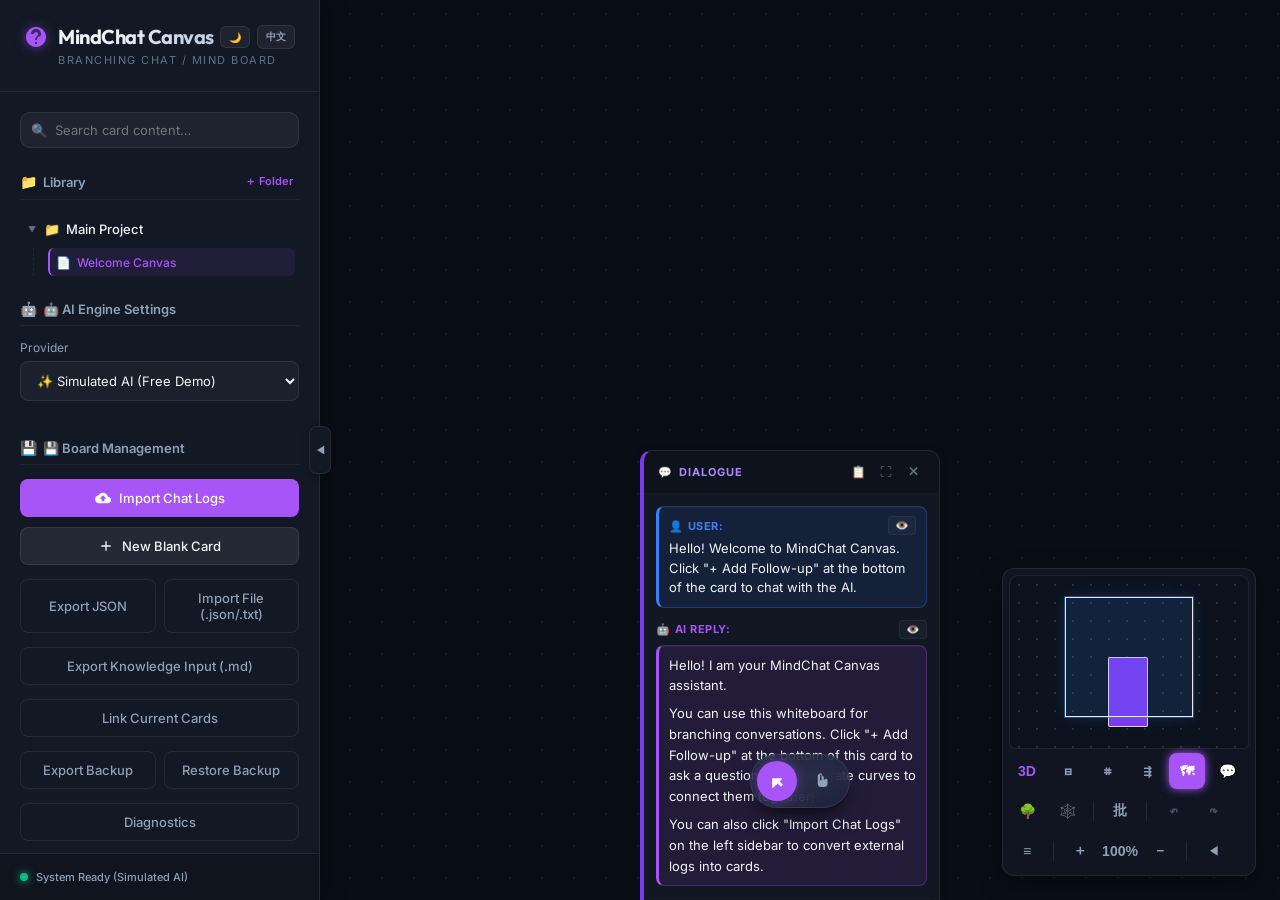
<file: client/index.html>
<!DOCTYPE html>
<html lang="zh-CN">
<head>
  <meta charset="UTF-8">
  <meta name="viewport" content="width=device-width, initial-scale=1.0">
  <title>MindChat Canvas - 白板卡片式 AI 对话画布</title>
  <!-- Google Fonts -->
  <link rel="preconnect" href="https://fonts.googleapis.com">
  <link rel="preconnect" href="https://fonts.gstatic.com" crossorigin>
  <link href="https://fonts.googleapis.com/css2?family=Outfit:wght@300;400;500;600;700&family=Inter:wght@300;400;500;600&display=swap" rel="stylesheet">
  <link rel="stylesheet" href="style.css?v=62">
</head>
<body>
  <!-- App Container -->
  <div class="app-container">
    
    <!-- Sidebar Control Panel -->
    <aside class="sidebar" id="sidebar">
      <div class="sidebar-header">
        <div class="header-top">
          <div class="logo">
            <svg class="logo-icon" viewBox="0 0 24 24" width="24" height="24">
              <path fill="currentColor" d="M12 2C6.48 2 2 6.48 2 12s4.48 10 10 10 10-4.48 10-10S17.52 2 12 2zm1 17h-2v-2h2v2zm2.07-7.75l-.9.92C13.45 12.9 13 13.5 13 15h-2v-.5c0-1.1.45-2.1 1.17-2.83l1.24-1.26c.37-.36.59-.86.59-1.41 0-1.1-.9-2-2-2s-2 .9-2 2H7c0-2.76 2.24-5 5-5s5 2.24 5 5c0 1.04-.42 1.99-1.07 2.75z"/>
            </svg>
            <h1 data-i18n="title">MindChat Canvas</h1>
          </div>
          <button id="theme-toggle-btn" class="lang-toggle-btn" data-i18n-title="themeToggleTitle" title="切换主题（深色 / 浅色）">🌙</button>
          <button id="lang-toggle-btn" class="lang-toggle-btn">EN</button>
        </div>
        <p class="tagline" data-i18n="tagline">分支对话 / 思路白板</p>
      </div>

      <div class="sidebar-scroll">
        <!-- Global Search -->
        <section class="settings-section search-section">
          <div class="search-box">
            <span class="search-icon">🔍</span>
            <input type="text" id="global-search-input" data-i18n-ph="searchPlaceholder" placeholder="搜索卡片内容…" autocomplete="off">
          </div>
          <div class="search-results hidden" id="search-results"></div>
        </section>

        <!-- Project Library Section -->
        <section class="settings-section explorer-section">
          <div class="explorer-title-row">
            <h3 data-i18n="folderTitle"><span class="icon">📁</span> 画布库</h3>
            <button id="add-folder-btn" class="icon-btn" data-i18n="addFolderBtn" title="创建新项目/文件夹">＋ 文件夹</button>
          </div>
          <div class="explorer-tree" id="explorer-tree">
            <!-- Populated dynamically via JS -->
          </div>
        </section>

        <!-- AI Setting section -->
        <section class="settings-section">
          <h3 data-i18n="aiSettings"><span class="icon">🤖</span>AI 引擎设置</h3>
          
          <div class="form-group">
            <label for="ai-provider" data-i18n="provider">服务商</label>
            <select id="ai-provider">
              <option value="mock" data-i18n="mockAi">✨ 模拟 AI (免密钥体验)</option>
              <option value="gemini" data-i18n="geminiApi">Gemini API (原生接口)</option>
              <option value="custom" data-i18n="customLlm">Custom LLM (兼容 API)</option>
            </select>
          </div>

          <button id="toggle-config-btn" class="btn btn-outline hidden" data-i18n="toggleConfig">⚙️ 配置 API</button>

          <div id="api-keys-container" class="hidden-fields">
            <div class="form-group">
              <label for="api-key" data-i18n="apiKey">API 密钥 (API Key)</label>
              <input type="password" id="api-key" placeholder="输入 API Key" autocomplete="off">
              <p class="field-note" data-i18n="apiKeySessionNote">API Key 仅保存在当前浏览器会话中，关闭浏览器后需要重新输入。</p>
            </div>

            <div class="form-group">
              <label for="api-endpoint" data-i18n="apiEndpoint">自定义 Endpoint</label>
              <input type="text" id="api-endpoint" placeholder="例如: https://generativelanguage.googleapis.com">
            </div>

            <div class="form-group">
              <label for="api-model" data-i18n="apiModel">模型名称</label>
              <input type="text" id="api-model" placeholder="例如: gemini-2.5-flash">
            </div>

            <button id="save-config-btn" class="btn btn-primary" data-i18n="saveConfigBtn">保存配置</button>
          </div>
        </section>

        <!-- Board Operations -->
        <section class="settings-section">
          <h3 data-i18n="boardManager"><span class="icon">💾</span>白板管理</h3>
          <div class="btn-grid">
            <button id="import-log-btn" class="btn btn-primary">
              <svg class="btn-icon" viewBox="0 0 24 24" width="16" height="16"><path fill="currentColor" d="M19.35 10.04C18.67 6.59 15.64 4 12 4 9.11 4 6.6 5.64 5.35 8.04 2.34 8.36 0 10.91 0 14c0 3.31 2.69 6 6 6h13c2.76 0 5-2.24 5-5 0-2.64-2.05-4.78-4.65-4.96zM14 13v4h-4v-4H7l5-5 5 5h-3z"/></svg>
              <span data-i18n="importChatLog">导入聊天记录</span>
            </button>
            <button id="add-node-btn" class="btn btn-secondary">
              <svg class="btn-icon" viewBox="0 0 24 24" width="16" height="16"><path fill="currentColor" d="M19 13h-6v6h-2v-6H5v-2h6V5h2v6h6v2z"/></svg>
              <span data-i18n="newBlankCard">新建空白卡片</span>
            </button>
          </div>
          <div class="btn-grid compact">
            <button id="export-json-btn" class="btn btn-outline" data-i18n="exportJson">导出 JSON</button>
            <button id="import-json-btn" class="btn btn-outline" data-i18n="importFile">导入文件 (.json/.txt)</button>
          </div>
          <button id="export-knowledge-btn" class="btn btn-outline" data-i18n="exportKnowledgeInput">导出知识分析输入 (.md)</button>
          <button id="link-knowledge-btn" class="btn btn-outline" data-i18n="linkKnowledgeCards">关联当前卡片</button>
          <div class="btn-grid compact">
            <button id="export-backup-btn" class="btn btn-outline" data-i18n="exportBackup">导出完整备份</button>
            <button id="import-backup-btn" class="btn btn-outline" data-i18n="importBackup">恢复完整备份</button>
          </div>
          <button id="diagnostics-btn" class="btn btn-outline" data-i18n="diagnosticsBtn">系统诊断</button>
          <button id="clear-board-btn" class="btn btn-danger-outline" data-i18n="clearBoard">清空当前画布</button>
          <input type="file" id="file-input" class="hidden" accept=".json,.txt,.log,.md,.markdown,.docx">
          <input type="file" id="backup-file-input" class="hidden" accept=".json">
        </section>

        <!-- Instructions -->
        <section class="settings-section instructions">
          <h3 data-i18n="instructionsTitle"><span class="icon">💡</span>使用技巧</h3>
          <ul id="instructions-list">
            <!-- Populated dynamically via JS -->
          </ul>
        </section>
      </div>

      <div class="sidebar-footer">
        <span class="status-indicator" id="status-indicator">
          <span class="status-dot green"></span>
          <span id="status-text" data-i18n="statusReady">系统就绪 (模拟 AI 模式)</span>
        </span>
      </div>
    </aside>

    <!-- Canvas Area -->
    <main class="canvas-viewport" id="canvas-viewport">
      
      <!-- Infinite Transformable Canvas -->
      <div class="canvas-grid" id="canvas">
        <!-- SVG Connections layer -->
        <svg class="svg-connections" id="svg-connections">
          <defs>
            <!-- Arrow markers -->
            <marker id="arrow" viewBox="0 0 10 10" refX="8" refY="5" markerWidth="6" markerHeight="6" orient="auto-start-reverse">
              <path d="M 0 1.5 L 8 5 L 0 8.5 z" fill="var(--connection-line-color)"/>
            </marker>
            <marker id="arrow-active" viewBox="0 0 10 10" refX="8" refY="5" markerWidth="6" markerHeight="6" orient="auto-start-reverse">
              <path d="M 0 1.5 L 8 5 L 0 8.5 z" fill="var(--neon-purple)"/>
            </marker>
          </defs>
          <g id="svg-paths-group"></g>
        </svg>

        <!-- True 3D connection layer -->
        <div class="connections-3d" id="connections-3d"></div>

        <!-- Cards Overlay container -->
        <div class="cards-container" id="cards-container"></div>

        <!-- Canvas annotations layer -->
        <div class="annotations-container" id="annotations-container"></div>

        <!-- Selection Marquee box -->
        <div id="selection-marquee" class="selection-marquee hidden"></div>
      </div>

      <!-- Chat view overlay: renders the conversation as a scrollable chat -->
      <div class="chat-view" id="chat-view">
        <div class="chat-view-inner" id="chat-view-inner"></div>
      </div>

      <!-- Tree view overlay: collapsible tree + "list by conversation" sub-mode -->
      <div class="tree-view" id="tree-view">
        <div class="tree-modebar">
          <span class="tree-seg">
            <button id="tree-sub-tree" class="active" data-i18n="treeSubTreeBtn">🌳 树状图</button>
            <button id="tree-sub-convos" data-i18n="treeSubConvosBtn">≣ 按对话列出</button>
          </span>
          <span class="tree-convo-count" id="tree-convo-count"></span>
          <button class="tree-new-chat hidden" id="tree-new-chat">＋ 新对话</button>
        </div>
        <div class="tree-scroll" id="tree-scroll">
          <div class="tree-inner" id="tree-inner"></div>
        </div>
      </div>

      <!-- knowledge-canvas extension: semantic graph overlay on qibu base -->
      <div class="knowledge-graph-view" id="knowledge-graph-view">
        <div class="knowledge-graph-header">
          <strong data-i18n="knowledgeGraphTitle">知识图谱</strong>
          <span id="knowledge-graph-count"></span>
          <select id="knowledge-relation-filter" aria-label="筛选知识关系">
            <option value="all">全部关系</option><option value="延伸">延伸</option><option value="相似">相似</option><option value="对比">对比</option><option value="依赖">依赖</option><option value="补充">补充</option>
          </select>
        </div>
        <div class="knowledge-graph-scroll"><svg id="knowledge-graph-svg"></svg></div>
        <aside class="knowledge-graph-detail hidden" id="knowledge-graph-detail"></aside>
      </div>

      <!-- Floating Toolbar for Pointer/Pan Mode -->
      <div class="mode-toolbar" id="mode-toolbar">
        <button id="mode-select-btn" class="mode-btn active" data-i18n-title="modeSelectTitle" title="选择与编辑模式 (V)">
          <svg viewBox="0 0 24 24" width="18" height="18"><path fill="currentColor" d="M9.88 18.23l2.84-2.84 3.73 3.73c.39.39 1.02.39 1.41 0l1.41-1.41c.39-.39.39-1.02 0-1.41l-3.73-3.73 2.84-2.84c.47-.47.14-1.28-.53-1.28H6.5c-.55 0-1 .45-1 1v11.04c0 .67.81 1 1.28.53l3.1-3.1z"/></svg>
        </button>
        <button id="mode-pan-btn" class="mode-btn" data-i18n-title="modePanTitle" title="抓手平移模式 (H / 按住空格键)">
          <svg viewBox="0 0 24 24" width="18" height="18"><path fill="currentColor" d="M12 2c-1.1 0-2 .9-2 2v7H9V5c0-1.1-.9-2-2-2s-2 .9-2 2v10.5c0 2.5 2 4.5 4.5 4.5h4c2.5 0 4.5-2 4.5-4.5V11c0-1.1-.9-2-2-2s-2 .9-2 2v-1h-1V7c0-1.1-.9-2-2-2s-2 .9-2 2v4h-1V4c0-1.1-.9-2-2-2z"/></svg>
        </button>
      </div>

      <!-- Right-side selected card inspector -->
      <aside class="card-inspector hidden" id="card-size-section" aria-label="卡片尺寸">
        <div class="card-inspector-header">
          <span class="card-inspector-title">卡片尺寸</span>
          <span class="card-inspector-badge">选中</span>
        </div>
        <div class="card-size-fields">
          <div class="form-group">
            <label for="card-width-input">宽度</label>
            <input type="number" id="card-width-input" min="200" max="1800" step="10" placeholder="选择卡片">
          </div>
          <div class="form-group">
            <label for="card-height-input">高度</label>
            <input type="number" id="card-height-input" min="120" max="1400" step="10" placeholder="选择卡片">
          </div>
        </div>
        <label class="checkbox-group card-size-checkbox">
          <input type="checkbox" id="card-size-apply-all">
          <span>应用到所有卡片</span>
        </label>
        <div class="card-size-axis-options" id="card-size-axis-options">
          <label>
            <input type="checkbox" id="card-size-apply-width" checked>
            <span>应用宽度</span>
          </label>
          <label>
            <input type="checkbox" id="card-size-apply-height" checked>
            <span>应用高度</span>
          </label>
        </div>
        <div class="card-size-status" id="card-size-status">先选中一张卡片</div>
        <button id="focus-selected-card-btn" class="btn btn-outline inspector-focus-btn">聚焦选中卡片</button>
        <button id="delete-selected-card-btn" class="btn btn-danger-outline inspector-delete-btn">删除选中卡片</button>
      </aside>

      <!-- Undo / redo history panel -->
      <aside class="history-panel hidden" id="history-panel" aria-label="操作历史">
        <div class="history-panel-header">
          <span class="history-title">操作历史</span>
          <button id="history-close-btn" class="history-close-btn" title="关闭">×</button>
        </div>
        <div class="history-actions">
          <button id="history-panel-undo" class="btn btn-outline">撤销</button>
          <button id="history-panel-redo" class="btn btn-outline">重做</button>
        </div>
        <div class="history-list" id="history-list"></div>
      </aside>

      <!-- Quick Canvas Overlay Controls -->
      <div class="canvas-controls">
        <div class="canvas-minimap" id="canvas-minimap" title="点击导航图移动视角">
          <div class="minimap-stage" id="minimap-stage"></div>
        </div>
        <button id="view-mode-btn" class="view-mode-btn" data-i18n-title="viewModeTitle" title="切换 2D / 3D 视图">3D</button>
        <button id="flatten-btn" data-i18n-title="flattenTitle" title="将所有卡片拉回同一平面 (Z=0)">⊟</button>
        <button id="auto-arrange-btn" data-i18n-title="autoArrangeTitle" title="自动排列卡片（树形，不重叠）">⌗</button>
        <button id="flow-toggle-btn" data-i18n-title="flowToggleTitle" title="连接线流动特效（按对话着色）">⇶</button>
        <button id="nav-toggle-btn" title="显示/隐藏导航地图">&#128506;</button>
        <button id="chat-mode-btn" data-i18n-title="chatModeTitle" title="切换聊天界面 / 画布视图">💬</button>
        <button id="tree-mode-btn" data-i18n-title="treeModeTitle" title="切换树状图视图（左→右，可收起分支）">🌳</button>
        <button id="knowledge-graph-mode-btn" data-i18n-title="knowledgeGraphTitle" title="查看知识图谱">🕸️</button>
        <div class="divider"></div>
        <button id="comment-mode-btn" title="批注">批</button>
        <div class="divider"></div>
        <button id="undo-btn" title="撤销">↶</button>
        <button id="redo-btn" title="重做">↷</button>
        <button id="history-toggle-btn" title="操作历史">≡</button>
        <div class="divider"></div>
        <button id="zoom-in-btn" data-i18n-title="zoomIn" title="放大">＋</button>
        <button id="zoom-reset-btn" data-i18n-title="zoomReset" title="重置视角">100%</button>
        <button id="zoom-out-btn" data-i18n-title="zoomOut" title="缩小">－</button>
        <div class="divider"></div>
        <button id="sidebar-toggle-btn" class="sidebar-toggle-btn" data-i18n-title="toggleSidebar" title="折叠侧边栏">◀</button>
      </div>
    </main>

    <!-- Always-visible tab to collapse / expand the sidebar -->
    <button id="sidebar-edge-toggle" class="sidebar-edge-toggle" data-i18n-title="toggleSidebar" title="折叠侧边栏">◀</button>

    <!-- Fullscreen card reader (double-click a card) -->
    <div class="card-fullscreen hidden" id="card-fullscreen">
      <div class="cf-inner">
        <button class="cf-close" id="cf-close">✕</button>
        <div class="cf-content" id="cf-content"></div>
      </div>
    </div>

    <!-- System Diagnostics Modal -->
    <div class="modal-overlay hidden" id="diagnostics-modal">
      <div class="modal-card diagnostics-card">
        <div class="modal-header">
          <h2 data-i18n="diagnosticsTitle">系统诊断</h2>
          <button class="modal-close" id="diagnostics-modal-close">×</button>
        </div>
        <div class="modal-body">
          <p class="modal-info" data-i18n="diagnosticsDesc">查看当前模块、存储和画布状态。</p>
          <div class="diagnostics-grid" id="diagnostics-grid"></div>
        </div>
        <div class="modal-footer">
          <button id="diagnostics-refresh-btn" class="btn btn-outline" data-i18n="diagnosticsRefresh">刷新</button>
          <button id="diagnostics-mirror-btn" class="btn btn-outline" data-i18n="diagnosticsMirror">同步 IndexedDB 镜像</button>
          <button id="diagnostics-close-btn" class="btn btn-primary" data-i18n="diagnosticsClose">关闭</button>
        </div>
      </div>
    </div>

    <!-- Chat Log Importer Modal -->
    <div class="modal-overlay hidden" id="import-modal">
      <div class="modal-card">
        <div class="modal-header">
          <h2 data-i18n="importTitle">导入已有聊天记录</h2>
          <button class="modal-close" id="import-modal-close">×</button>
        </div>
        <div class="modal-body">
          <p class="modal-info" data-i18n="importDesc">
            粘贴您与其他 AI（如 ChatGPT, Claude, Gemini, DeepSeek 等）的对话文本或 JSON 导出数据。我们将为您把每一轮对话解析为一张张彼此相连的白板卡片，以便您直接基于任意一轮对话扩展新的分支。
          </p>
          
          <div class="form-group">
            <label for="parser-type" data-i18n="importFormat">解析格式</label>
            <select id="parser-type">
              <option value="auto" data-i18n="importAuto">智能自动识别 (推荐)</option>
              <option value="json" data-i18n="importJson">标准 JSON 数组 (含 role 与 content)</option>
              <option value="text" data-i18n="importText">纯文本聊天记录 (通过“人：/AI：”标识行分段)</option>
            </select>
          </div>

          <div class="form-group">
            <label for="import-data" data-i18n="importDataLabel">对话数据内容</label>
            <textarea id="import-data" placeholder=""></textarea>
          </div>

          <div class="form-group checkbox-group">
            <input type="checkbox" id="import-arrange" checked>
            <label for="import-arrange" data-i18n="importArrange">自动以水平流水线格式排布新卡片</label>
          </div>
        </div>
        <div class="modal-footer">
          <button id="import-cancel-btn" class="btn btn-outline" data-i18n="cancel">取消</button>
          <button id="import-submit-btn" class="btn btn-primary" data-i18n="submit">解析并导入</button>
        </div>
      </div>
    </div>

  </div>
  
  <script src="scripts/security.js?v=1"></script>
  <script src="scripts/storage.js?v=2"></script>
  <script src="scripts/importer.js?v=1"></script>
  <script src="scripts/chat.js?v=51"></script>
  <script src="scripts/knowledge-extension.js?v=1"></script>
  <script src="app.js?v=78"></script>
</body>
</html>
</file>
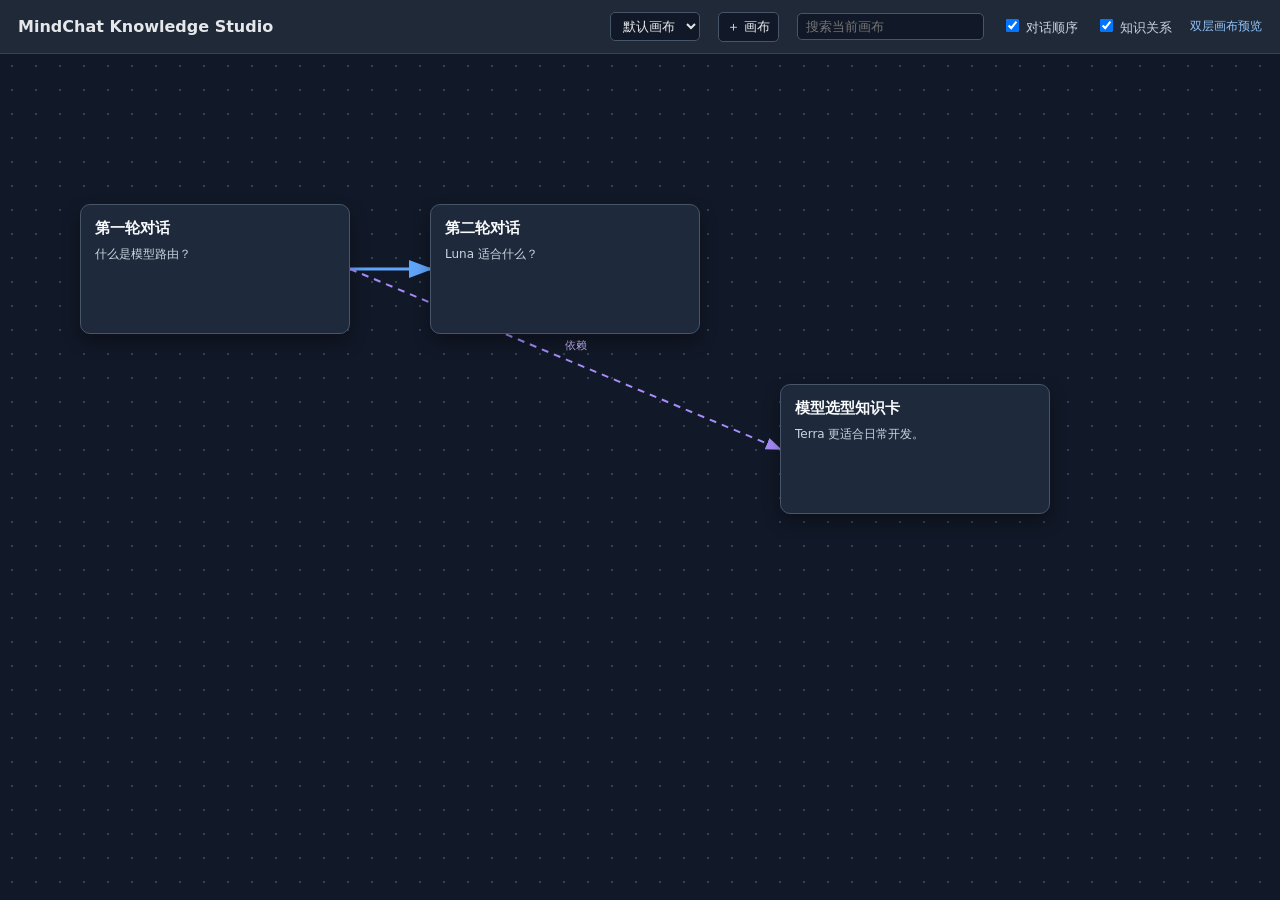
<file: web/index.html>
<!doctype html>
<html lang="zh-CN">
<head>
  <meta charset="utf-8">
  <meta name="viewport" content="width=device-width,initial-scale=1">
  <title>MindChat Knowledge Studio</title>
  <link rel="stylesheet" href="style.css">
</head>
<body>
  <header class="toolbar">
    <strong>MindChat Knowledge Studio</strong>
    <select id="canvasSelect" aria-label="选择画布"></select>
    <button id="newCanvas">＋ 画布</button>
    <input id="searchInput" placeholder="搜索当前画布">
    <label><input id="showConversation" type="checkbox" checked> 对话顺序</label>
    <label><input id="showSemantic" type="checkbox" checked> 知识关系</label>
    <span id="status">双层画布预览</span>
  </header>
  <main id="viewport"><svg id="edges" aria-hidden="true"></svg><section id="cards"></section></main>
  <script src="board-model.js"></script>
  <script src="workspace.js"></script>
  <script src="app.js"></script>
</body>
</html>
</file>
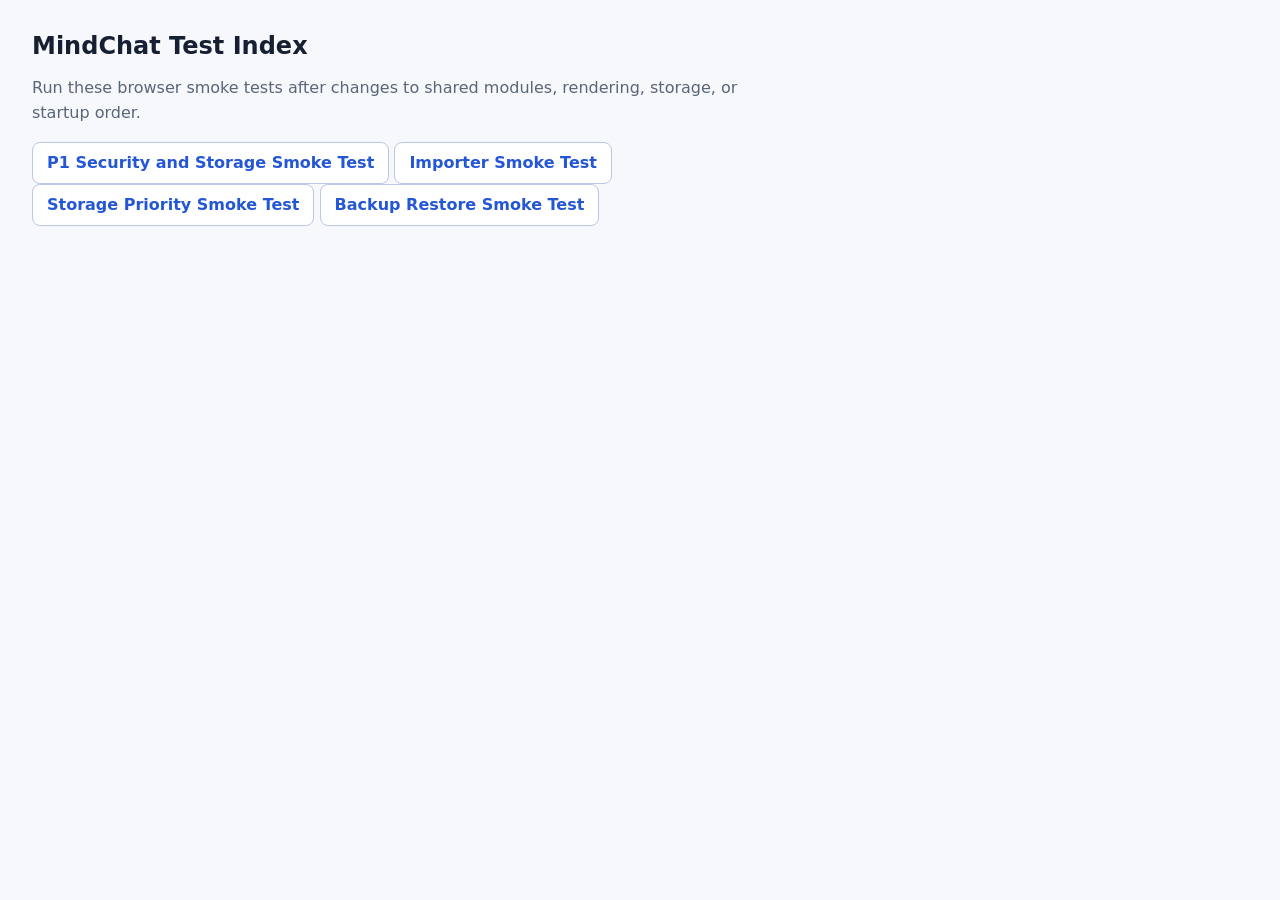
<file: client/tests/index.html>
<!DOCTYPE html>
<html lang="en">
<head>
  <meta charset="UTF-8">
  <meta name="viewport" content="width=device-width, initial-scale=1.0">
  <title>MindChat Test Index</title>
  <style>
    body {
      font-family: system-ui, -apple-system, BlinkMacSystemFont, "Segoe UI", sans-serif;
      margin: 32px;
      color: #172033;
      background: #f6f8fb;
    }

    main {
      max-width: 720px;
    }

    h1 {
      font-size: 24px;
      margin: 0 0 8px;
    }

    p {
      color: #596579;
      line-height: 1.55;
    }

    a {
      display: inline-flex;
      align-items: center;
      min-height: 40px;
      padding: 0 14px;
      border: 1px solid #b8c7e6;
      border-radius: 8px;
      color: #2457d6;
      background: #fff;
      text-decoration: none;
      font-weight: 600;
    }

    a:hover {
      border-color: #7fa0e8;
      background: #f9fbff;
    }
  </style>
</head>
<body>
  <main>
    <h1>MindChat Test Index</h1>
    <p>Run these browser smoke tests after changes to shared modules, rendering, storage, or startup order.</p>
    <a href="./p1-smoke.html">P1 Security and Storage Smoke Test</a>
    <a href="./importer-smoke.html">Importer Smoke Test</a>
    <a href="./storage-priority.html">Storage Priority Smoke Test</a>
    <a href="./backup-restore.html">Backup Restore Smoke Test</a>
  </main>
</body>
</html>
</file>
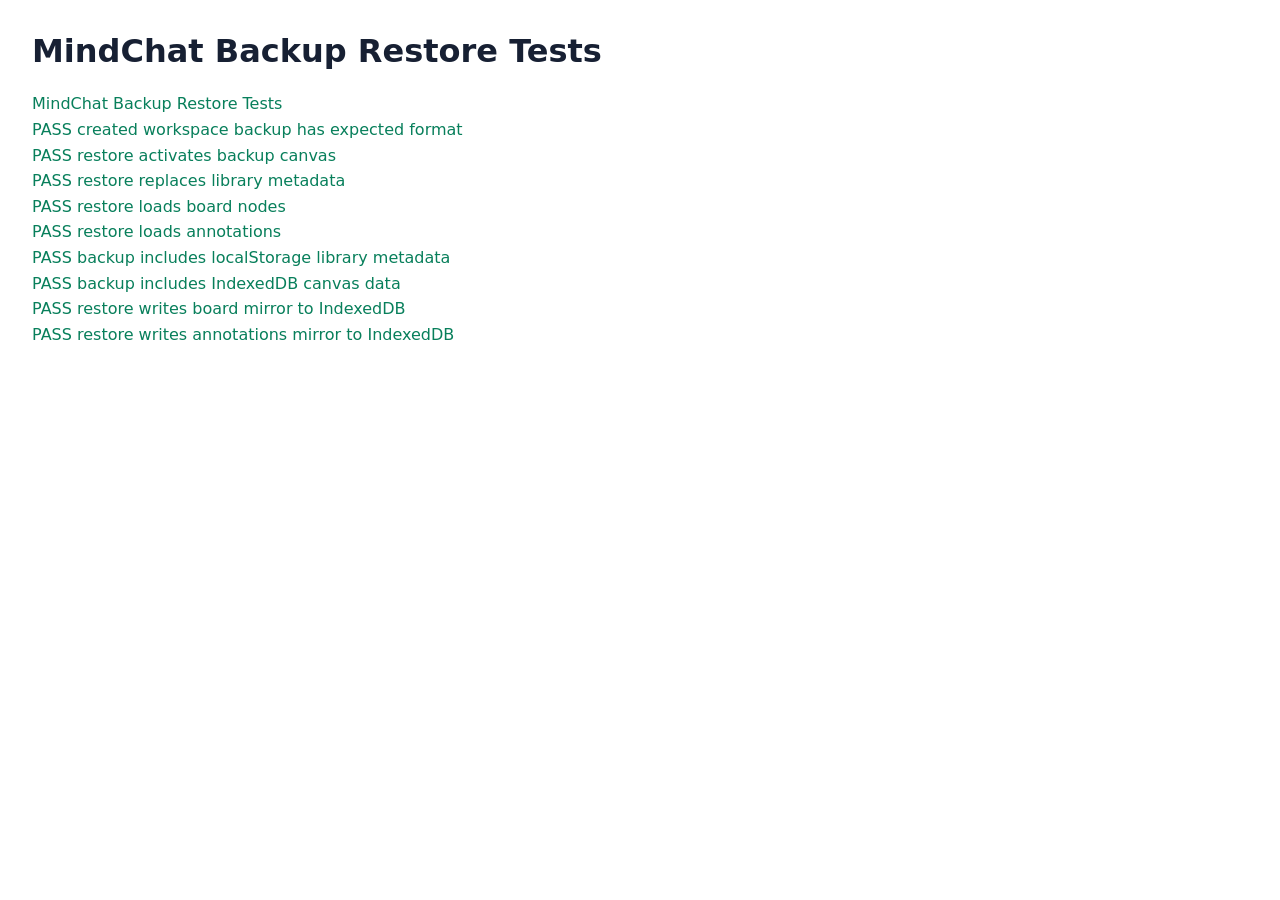
<file: client/tests/backup-restore.html>
<!DOCTYPE html>
<html lang="en">
<head>
  <meta charset="UTF-8">
  <meta name="viewport" content="width=device-width, initial-scale=1.0">
  <title>MindChat Backup Restore Tests</title>
  <style>
    body {
      font-family: system-ui, -apple-system, BlinkMacSystemFont, "Segoe UI", sans-serif;
      margin: 32px;
      color: #172033;
    }

    #result {
      white-space: pre-wrap;
      line-height: 1.6;
    }

    .pass {
      color: #087f5b;
    }

    .fail {
      color: #c92a2a;
    }

    iframe {
      width: 1px;
      height: 1px;
      opacity: 0;
      pointer-events: none;
      position: fixed;
      right: 0;
      bottom: 0;
    }
  </style>
</head>
<body>
  <h1>MindChat Backup Restore Tests</h1>
  <div id="result">Running...</div>
  <iframe id="app-frame" src="../index.html?backup-restore-test=1"></iframe>

  <script>
    const resultEl = document.getElementById('result');
    const frame = document.getElementById('app-frame');

    function writeResult(lines, failed) {
      resultEl.className = failed ? 'fail' : 'pass';
      resultEl.textContent = lines.join('\n');
    }

    function assert(condition, label, lines) {
      lines.push(`${condition ? 'PASS' : 'FAIL'} ${label}`);
      if (!condition) throw new Error(label);
    }

    function injectAppTest() {
      const script = frame.contentDocument.createElement('script');
      script.textContent = `
        (async () => {
          const originalBackup = await createWorkspaceBackup();
          const testCanvasId = 'canvas_backup_test_' + Date.now();
          const testLibrary = [{
            id: 'folder_backup_test',
            name: 'Backup Test',
            canvases: [{ id: testCanvasId, name: 'Backup Canvas' }]
          }];
          const testBoardKey = 'mindchat_board_' + testCanvasId;
          const testAnnotationsKey = 'mindchat_annotations_' + testCanvasId;
          const testBoard = JSON.stringify([{
            id: 'backup-node',
            role: 'user',
            content: 'backup restore node',
            parentId: null,
            x: 25000,
            y: 25000
          }]);
          const testAnnotations = JSON.stringify([{
            id: 'backup-annotation',
            text: 'backup restore annotation',
            x: 25020,
            y: 25020
          }]);
          const temporaryBackup = {
            format: 'mindchat-workspace-backup',
            version: 1,
            exportedAt: new Date().toISOString(),
            activeCanvasId: testCanvasId,
            localStorage: {
              mindchat_library: JSON.stringify(testLibrary),
              mindchat_active_canvas_id: testCanvasId,
              mindchat_collapsed_folders: JSON.stringify(['folder_backup_test']),
              [testBoardKey]: testBoard,
              [testAnnotationsKey]: testAnnotations
            },
            indexedDb: {
              [testBoardKey]: testBoard,
              [testAnnotationsKey]: testAnnotations
            }
          };

          try {
            await restoreWorkspaceBackup(temporaryBackup, { skipConfirm: true, silent: true });
            const restoredBackup = await createWorkspaceBackup();
            const boardMirror = await storageModule.indexedDb.get(testBoardKey);
            const annotationsMirror = await storageModule.indexedDb.get(testAnnotationsKey);
            window.__backupRestoreResult = {
              isBackup: isWorkspaceBackup(restoredBackup),
              activeCanvasId,
              library,
              nodes,
              annotations,
              restoredBackup,
              boardMirror,
              annotationsMirror
            };
          } catch (err) {
            window.__backupRestoreError = err.message || String(err);
          } finally {
            await restoreWorkspaceBackup(originalBackup, { skipConfirm: true, silent: true });
          }
        })();
      `;
      frame.contentDocument.documentElement.appendChild(script);
    }

    frame.addEventListener('load', () => {
      injectAppTest();
    });

    (async () => {
      const lines = ['MindChat Backup Restore Tests'];
      try {
        for (let i = 0; i < 60; i += 1) {
          const win = frame.contentWindow;
          if (win.__backupRestoreError) throw new Error(win.__backupRestoreError);
          if (win.__backupRestoreResult) {
            const result = win.__backupRestoreResult;
            assert(result.isBackup, 'created workspace backup has expected format', lines);
            assert(result.activeCanvasId.startsWith('canvas_backup_test_'), 'restore activates backup canvas', lines);
            assert(result.library[0].canvases[0].id === result.activeCanvasId, 'restore replaces library metadata', lines);
            assert(result.nodes.some(node => node.id === 'backup-node'), 'restore loads board nodes', lines);
            assert(result.annotations.some(annotation => annotation.id === 'backup-annotation'), 'restore loads annotations', lines);
            assert(result.restoredBackup.localStorage.mindchat_library, 'backup includes localStorage library metadata', lines);
            assert(Object.keys(result.restoredBackup.indexedDb).some(key => key.includes(result.activeCanvasId)), 'backup includes IndexedDB canvas data', lines);
            assert(result.boardMirror && result.boardMirror.includes('backup-node'), 'restore writes board mirror to IndexedDB', lines);
            assert(result.annotationsMirror && result.annotationsMirror.includes('backup-annotation'), 'restore writes annotations mirror to IndexedDB', lines);
            writeResult(lines, false);
            return;
          }
          await new Promise(resolve => setTimeout(resolve, 200));
        }
        throw new Error('Timed out waiting for backup restore test result');
      } catch (err) {
        lines.push(`FAIL ${err.message || err}`);
        writeResult(lines, true);
      }
    })();
  </script>
</body>
</html>
</file>
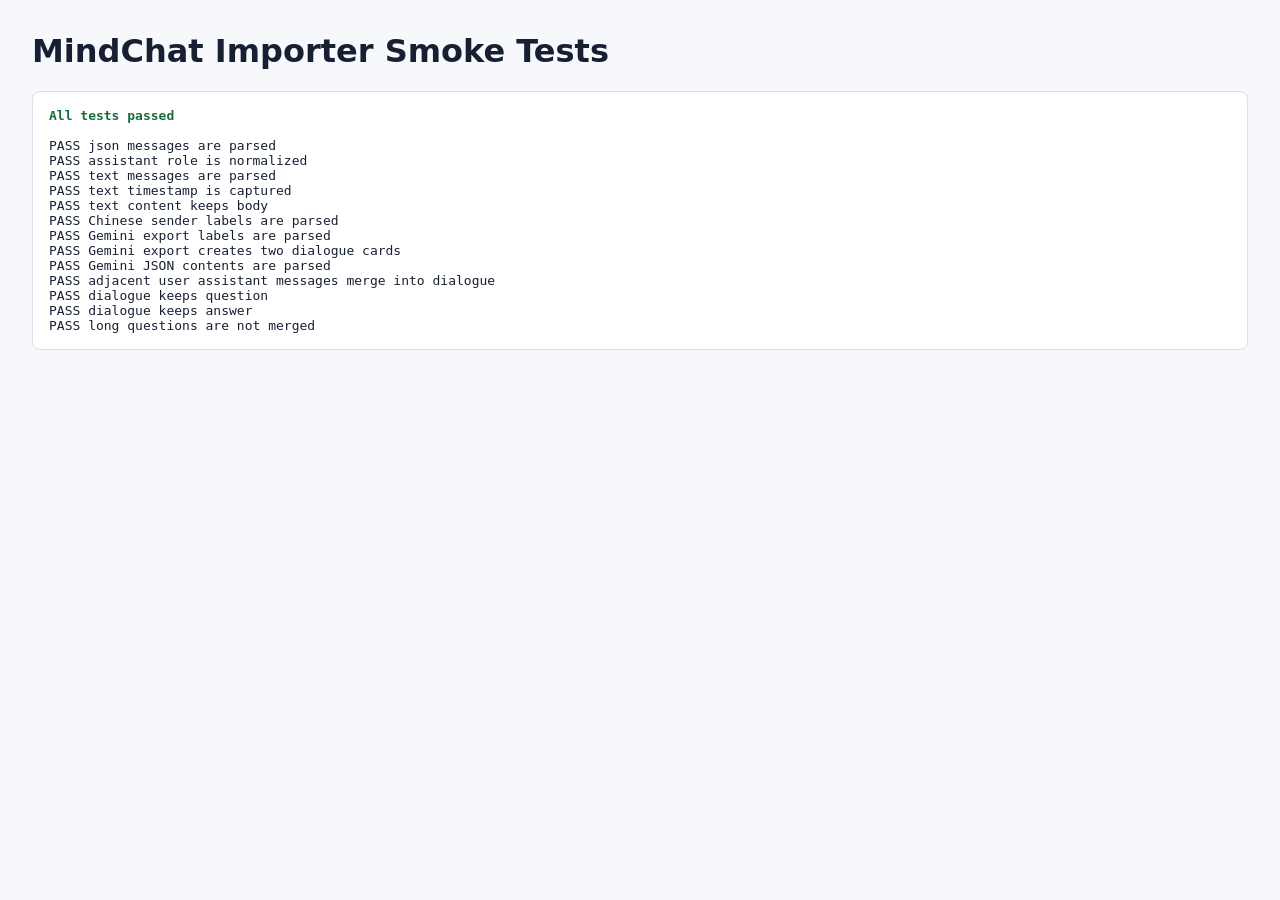
<file: client/tests/importer-smoke.html>
<!DOCTYPE html>
<html lang="en">
<head>
  <meta charset="UTF-8">
  <meta name="viewport" content="width=device-width, initial-scale=1.0">
  <title>MindChat Importer Smoke Tests</title>
  <style>
    body {
      font-family: system-ui, -apple-system, BlinkMacSystemFont, "Segoe UI", sans-serif;
      margin: 32px;
      color: #172033;
      background: #f6f8fb;
    }

    pre {
      padding: 16px;
      border: 1px solid #d7deea;
      border-radius: 8px;
      background: #fff;
      white-space: pre-wrap;
    }

    .pass {
      color: #176d3a;
      font-weight: 700;
    }

    .fail {
      color: #b42318;
      font-weight: 700;
    }
  </style>
</head>
<body>
  <h1>MindChat Importer Smoke Tests</h1>
  <pre id="result">Running...</pre>

  <script src="../scripts/importer.js?v=1"></script>
  <script>
    (function () {
      const lines = [];

      function assert(name, condition) {
        lines.push(`${condition ? 'PASS' : 'FAIL'} ${name}`);
        if (!condition) throw new Error(name);
      }

      try {
        const importer = window.MindChatModules.createImporterModule();
        const jsonMessages = importer.parseChatLog(JSON.stringify({
          messages: [
            { role: 'user', content: 'hello', timestamp: '10:00' },
            { role: 'assistant', content: 'hi', timestamp: '10:01' }
          ]
        }), 'json');
        assert('json messages are parsed', jsonMessages.length === 2);
        assert('assistant role is normalized', jsonMessages[1].role === 'assistant');

        const textMessages = importer.parseChatLog('User:\n10:00\nQuestion one\nAssistant:\nAnswer one', 'text');
        assert('text messages are parsed', textMessages.length === 2);
        assert('text timestamp is captured', textMessages[0].timestamp === '10:00');
        assert('text content keeps body', textMessages[0].content === 'Question one');

        const zhMessages = importer.parseChatLog('用户：你好\n助手：你好呀', 'text');
        assert('Chinese sender labels are parsed', zhMessages.length === 2);

        const geminiText = importer.parseChatLog('From: https://example.com\n\nyou asked\nmessage time: 2026-09-08 22:31:58\n\n第一个问题？\n\ngemini response\nmessage time: 2026-09-08 22:31:58\n\n这是第一个回答，内容足够长。\n\nyou asked\n第二个问题？\n\ngemini response\n这是第二个回答，内容足够长。', 'text');
        assert('Gemini export labels are parsed', geminiText.length === 4);
        assert('Gemini export creates two dialogue cards', importer.createImportCardItems(geminiText).length === 2);

        const geminiJson = importer.parseChatLog(JSON.stringify([
          { role: 'user', contents: [{ type: 'text', content: 'JSON 第一个问题？' }] },
          { role: 'assistant', contents: [{ type: 'text', content: 'JSON 第一个回答，内容足够长。' }] }
        ]), 'json');
        assert('Gemini JSON contents are parsed', geminiJson.length === 2 && geminiJson[0].content === 'JSON 第一个问题？');

        const cardItems = importer.createImportCardItems(jsonMessages);
        assert('adjacent user assistant messages merge into dialogue', cardItems.length === 1 && cardItems[0].role === 'dialogue');
        assert('dialogue keeps question', cardItems[0].question === 'hello');
        assert('dialogue keeps answer', cardItems[0].content === 'hi');

        const longQuestion = `${'x'.repeat(501)}`;
        const splitItems = importer.createImportCardItems([
          { role: 'user', content: longQuestion },
          { role: 'assistant', content: 'answer' }
        ]);
        assert('long questions are not merged', splitItems.length === 2);

        document.getElementById('result').innerHTML = `<span class="pass">All tests passed</span>\n\n${lines.join('\n')}`;
      } catch (err) {
        document.getElementById('result').innerHTML = `<span class="fail">Test failed</span>\n\n${lines.join('\n')}\n\n${err.stack || err.message}`;
      }
    })();
  </script>
</body>
</html>
</file>
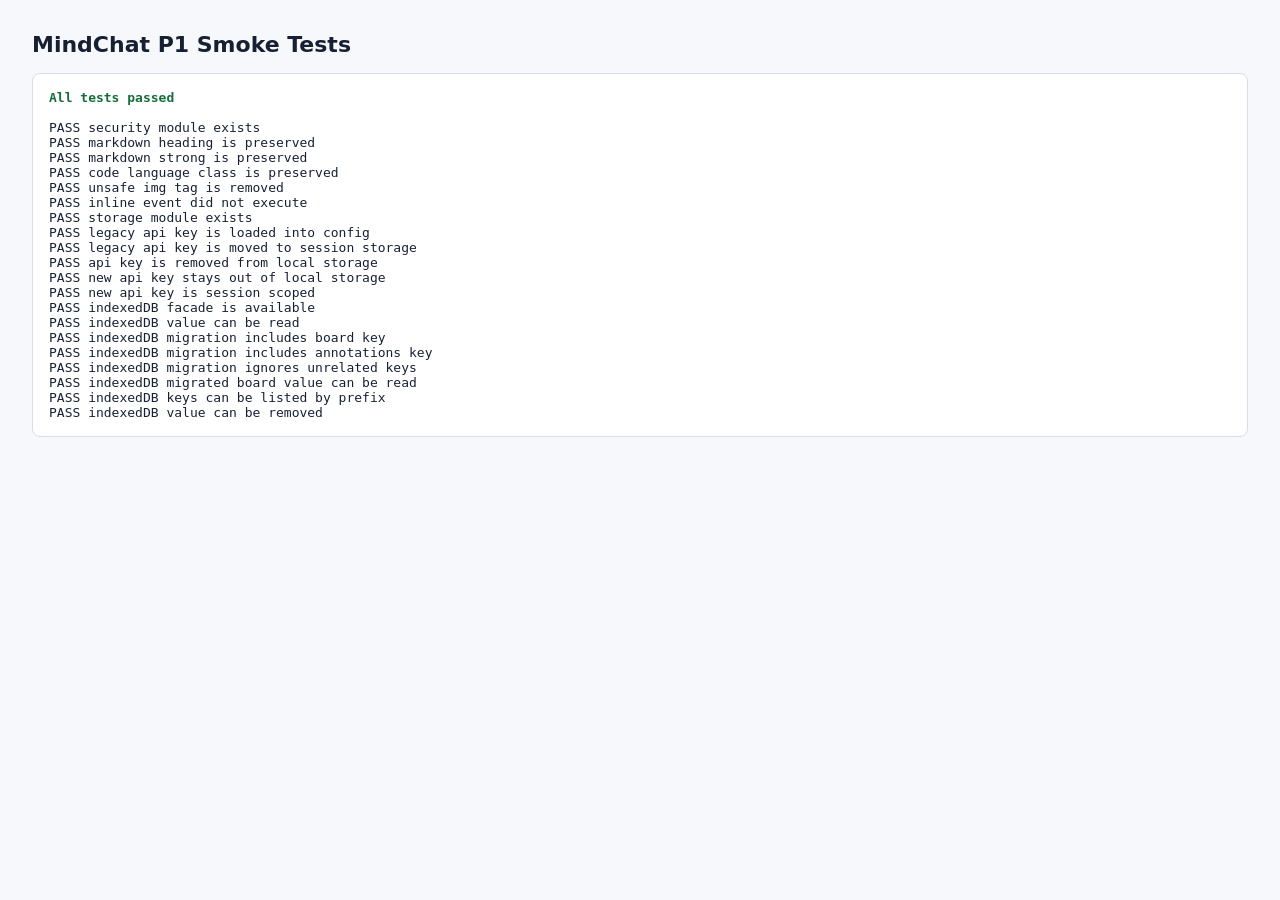
<file: client/tests/p1-smoke.html>
<!DOCTYPE html>
<html lang="en">
<head>
  <meta charset="UTF-8">
  <meta name="viewport" content="width=device-width, initial-scale=1.0">
  <title>MindChat P1 Smoke Tests</title>
  <style>
    body {
      font-family: system-ui, -apple-system, BlinkMacSystemFont, "Segoe UI", sans-serif;
      margin: 32px;
      color: #172033;
      background: #f6f8fb;
    }

    h1 {
      font-size: 22px;
      margin-bottom: 16px;
    }

    pre {
      padding: 16px;
      border: 1px solid #d7deea;
      border-radius: 8px;
      background: #fff;
      white-space: pre-wrap;
    }

    .pass {
      color: #176d3a;
      font-weight: 700;
    }

    .fail {
      color: #b42318;
      font-weight: 700;
    }
  </style>
</head>
<body>
  <h1>MindChat P1 Smoke Tests</h1>
  <pre id="result">Running...</pre>

  <script src="../scripts/security.js?v=1"></script>
  <script src="../scripts/storage.js?v=1"></script>
  <script>
    (async function () {
      const lines = [];

      function assert(name, condition) {
        lines.push(`${condition ? 'PASS' : 'FAIL'} ${name}`);
        if (!condition) throw new Error(name);
      }

      function makeMemoryStorage(initial = {}) {
        const data = { ...initial };
        return {
          get length() {
            return Object.keys(data).length;
          },
          key(index) {
            return Object.keys(data)[index] || null;
          },
          getItem(key) {
            return Object.prototype.hasOwnProperty.call(data, key) ? data[key] : null;
          },
          setItem(key, value) {
            data[key] = String(value);
          },
          removeItem(key) {
            delete data[key];
          }
        };
      }

      try {
        const security = window.MindChatModules.createSecurityModule();
        const probe = document.createElement('div');
        probe.innerHTML = security.renderMarkdown('# Title\n**bold**\n<img src=x onerror="window.__smokeXss=1">\n```js\nconst x = 1;\n```');
        document.body.appendChild(probe);
        assert('security module exists', !!security.renderMarkdown);
        assert('markdown heading is preserved', !!probe.querySelector('h1'));
        assert('markdown strong is preserved', !!probe.querySelector('strong'));
        assert('code language class is preserved', !!probe.querySelector('code.language-js'));
        assert('unsafe img tag is removed', !probe.querySelector('img'));
        assert('inline event did not execute', !window.__smokeXss);
        probe.remove();

        const localStore = makeMemoryStorage({
          mindchat_config: JSON.stringify({
            provider: 'gemini',
            apiKey: 'LEGACY_SECRET',
            endpoint: 'https://example.invalid',
            model: 'safe-model'
          })
        });
        const sessionStore = makeMemoryStorage();
        const storage = window.MindChatModules.createStorageModule({
          localStorage: localStore,
          sessionStorage: sessionStore,
          currentLang: () => 'en',
          notify: () => {}
        });
        const loaded = storage.loadConfig({
          provider: 'mock',
          apiKey: '',
          endpoint: '',
          model: ''
        });
        const persisted = JSON.parse(localStore.getItem('mindchat_config'));
        assert('storage module exists', !!storage.safeSet);
        assert('legacy api key is loaded into config', loaded.apiKey === 'LEGACY_SECRET');
        assert('legacy api key is moved to session storage', sessionStore.getItem('mindchat_api_key_session') === 'LEGACY_SECRET');
        assert('api key is removed from local storage', !Object.prototype.hasOwnProperty.call(persisted, 'apiKey'));

        storage.saveConfig({ ...loaded, apiKey: 'NEW_SECRET' });
        const saved = JSON.parse(localStore.getItem('mindchat_config'));
        assert('new api key stays out of local storage', !Object.prototype.hasOwnProperty.call(saved, 'apiKey'));
        assert('new api key is session scoped', sessionStore.getItem('mindchat_api_key_session') === 'NEW_SECRET');

        const idbLocalStore = makeMemoryStorage({
          mindchat_board_alpha: '[{"id":"a"}]',
          mindchat_annotations_alpha: '[{"id":"note"}]',
          unrelated_key: 'ignored'
        });
        const idbStorage = window.MindChatModules.createStorageModule({
          localStorage: idbLocalStore,
          sessionStorage: makeMemoryStorage(),
          dbName: `mindchat_smoke_${Date.now()}_${Math.random().toString(16).slice(2)}`,
          currentLang: () => 'en',
          notify: () => {}
        });
        assert('indexedDB facade is available', idbStorage.indexedDb.isAvailable());
        await idbStorage.indexedDb.set('mindchat_probe', 'ok');
        assert('indexedDB value can be read', await idbStorage.indexedDb.get('mindchat_probe') === 'ok');
        const migratedKeys = await idbStorage.indexedDb.migrateLocalStorageKeys('mindchat_');
        assert('indexedDB migration includes board key', migratedKeys.includes('mindchat_board_alpha'));
        assert('indexedDB migration includes annotations key', migratedKeys.includes('mindchat_annotations_alpha'));
        assert('indexedDB migration ignores unrelated keys', !migratedKeys.includes('unrelated_key'));
        assert('indexedDB migrated board value can be read', await idbStorage.indexedDb.get('mindchat_board_alpha') === '[{"id":"a"}]');
        const idbKeys = await idbStorage.indexedDb.keys('mindchat_');
        assert('indexedDB keys can be listed by prefix', idbKeys.includes('mindchat_probe') && idbKeys.includes('mindchat_board_alpha'));
        await idbStorage.indexedDb.remove('mindchat_probe');
        assert('indexedDB value can be removed', await idbStorage.indexedDb.get('mindchat_probe') === null);

        document.getElementById('result').innerHTML = `<span class="pass">All tests passed</span>\n\n${lines.join('\n')}`;
      } catch (err) {
        document.getElementById('result').innerHTML = `<span class="fail">Test failed</span>\n\n${lines.join('\n')}\n\n${err.stack || err.message}`;
      }
    })();
  </script>
</body>
</html>
</file>
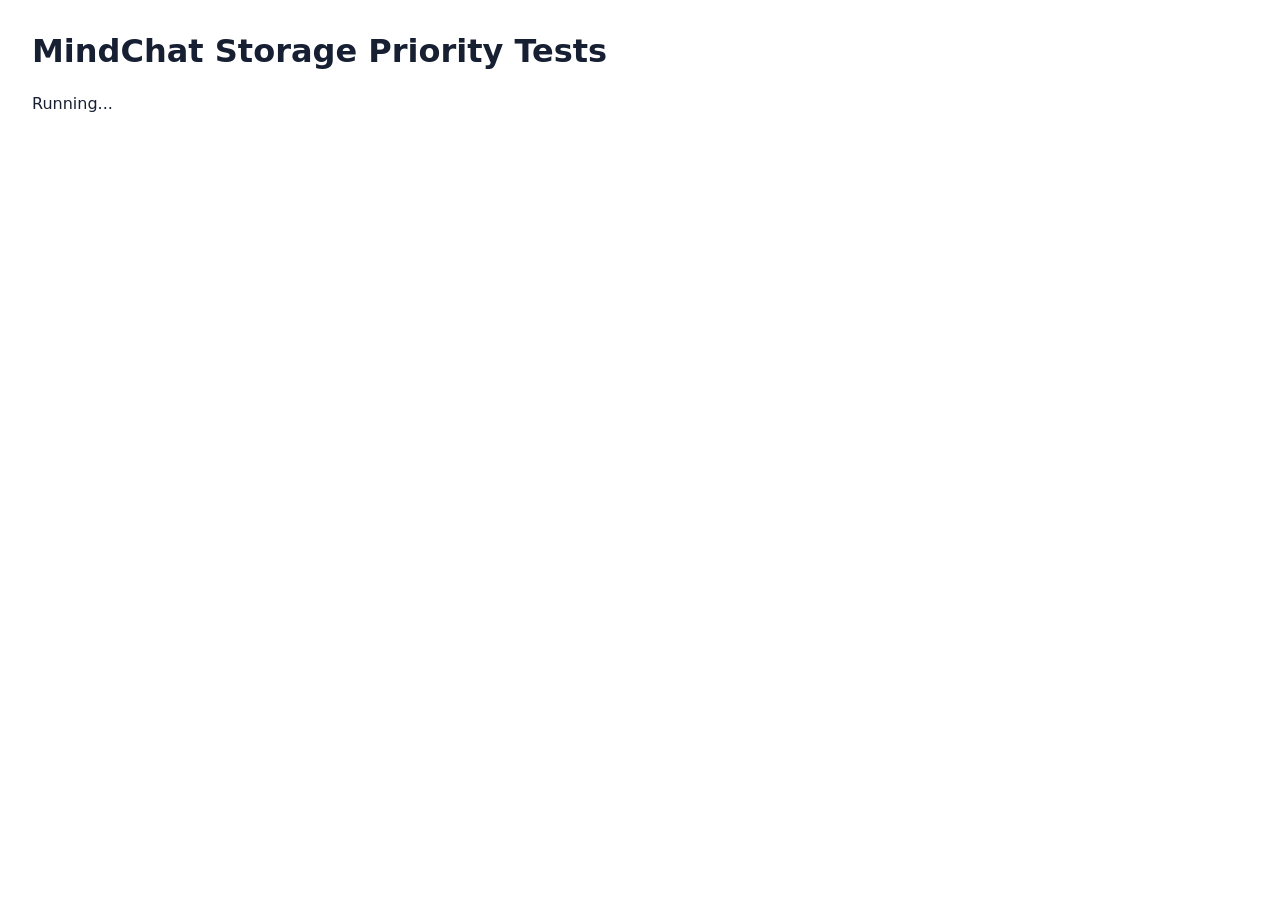
<file: client/tests/storage-priority.html>
<!DOCTYPE html>
<html lang="en">
<head>
  <meta charset="UTF-8">
  <meta name="viewport" content="width=device-width, initial-scale=1.0">
  <title>MindChat Storage Priority Tests</title>
  <style>
    body {
      font-family: system-ui, -apple-system, BlinkMacSystemFont, "Segoe UI", sans-serif;
      margin: 32px;
      color: #172033;
    }

    #result {
      white-space: pre-wrap;
      line-height: 1.6;
    }

    .pass {
      color: #087f5b;
    }

    .fail {
      color: #c92a2a;
    }

    iframe {
      width: 1px;
      height: 1px;
      opacity: 0;
      pointer-events: none;
      position: fixed;
      right: 0;
      bottom: 0;
    }
  </style>
</head>
<body>
  <h1>MindChat Storage Priority Tests</h1>
  <div id="result">Running...</div>
  <iframe id="app-frame" src="../index.html?storage-priority-test=1"></iframe>

  <script>
    const resultEl = document.getElementById('result');
    const frame = document.getElementById('app-frame');

    function writeResult(lines, failed) {
      resultEl.className = failed ? 'fail' : 'pass';
      resultEl.textContent = lines.join('\n');
    }

    function assert(condition, label, lines) {
      lines.push(`${condition ? 'PASS' : 'FAIL'} ${label}`);
      if (!condition) throw new Error(label);
    }

    function injectAppTest() {
      const script = frame.contentDocument.createElement('script');
      script.textContent = `
        (async () => {
          const wait = (ms) => new Promise(resolve => setTimeout(resolve, ms));
          const previousCanvasId = activeCanvasId;
          const previousNodes = nodes;
          const previousAnnotations = annotations;
          const makeNode = (id, content, x) => ({
            id,
            type: 'user',
            title: content,
            content,
            x,
            y: 120,
            width: 260,
            height: 160,
            parentId: null,
            children: [],
            attachments: [],
            createdAt: new Date().toISOString()
          });
          const makeAnnotation = (id, text, x) => ({
            id,
            text,
            x,
            y: 220,
            color: '#f5a623',
            authorName: 'codex',
            createdAt: new Date().toISOString(),
            messages: []
          });

          const primaryId = 'codex_storage_primary_' + Date.now();
          const primaryBoardKey = 'mindchat_board_' + primaryId;
          const primaryAnnoKey = 'mindchat_annotations_' + primaryId;
          const localNodes = [makeNode('local-node', 'local preview node', 10)];
          const idbNodes = [makeNode('idb-node', 'indexeddb primary node', 30)];
          const localAnnotations = [makeAnnotation('local-annotation', 'local preview annotation', 10)];
          const idbAnnotations = [makeAnnotation('idb-annotation', 'indexeddb primary annotation', 30)];

          const fallbackId = 'codex_storage_fallback_' + Date.now();
          const fallbackBoardKey = 'mindchat_board_' + fallbackId;
          const fallbackAnnoKey = 'mindchat_annotations_' + fallbackId;
          const fallbackNodes = [makeNode('fallback-local-node', 'fallback local node', 50)];
          const fallbackAnnotations = [makeAnnotation('fallback-local-annotation', 'fallback local annotation', 50)];

          try {
            localStorage.setItem(primaryBoardKey, JSON.stringify(localNodes));
            localStorage.setItem(primaryAnnoKey, JSON.stringify(localAnnotations));
            await storageModule.indexedDb.set(primaryBoardKey, JSON.stringify(idbNodes));
            await storageModule.indexedDb.set(primaryAnnoKey, JSON.stringify(idbAnnotations));

            activeCanvasId = primaryId;
            loadBoard();
            await wait(700);

            const primaryResult = {
              nodes: nodes.map(node => node.id),
              annotations: annotations.map(annotation => annotation.id),
              localBoard: JSON.parse(localStorage.getItem(primaryBoardKey)).map(node => node.id),
              localAnnotations: JSON.parse(localStorage.getItem(primaryAnnoKey)).map(annotation => annotation.id),
              idbBoard: JSON.parse(await storageModule.indexedDb.get(primaryBoardKey)).map(node => node.id),
              idbAnnotations: JSON.parse(await storageModule.indexedDb.get(primaryAnnoKey)).map(annotation => annotation.id)
            };

            localStorage.setItem(fallbackBoardKey, JSON.stringify(fallbackNodes));
            localStorage.setItem(fallbackAnnoKey, JSON.stringify(fallbackAnnotations));
            await storageModule.indexedDb.remove(fallbackBoardKey);
            await storageModule.indexedDb.remove(fallbackAnnoKey);

            activeCanvasId = fallbackId;
            loadBoard();
            await wait(700);

            const fallbackResult = {
              nodes: nodes.map(node => node.id),
              annotations: annotations.map(annotation => annotation.id),
              localBoard: JSON.parse(localStorage.getItem(fallbackBoardKey)).map(node => node.id),
              localAnnotations: JSON.parse(localStorage.getItem(fallbackAnnoKey)).map(annotation => annotation.id),
              idbBoard: await storageModule.indexedDb.get(fallbackBoardKey),
              idbAnnotations: await storageModule.indexedDb.get(fallbackAnnoKey)
            };
            const diagnosticsRows = await getDiagnosticsAsyncRows();

            window.__storagePriorityResult = { primaryResult, fallbackResult, diagnosticsRows };
          } catch (err) {
            window.__storagePriorityError = err.message || String(err);
          } finally {
            [primaryBoardKey, primaryAnnoKey, fallbackBoardKey, fallbackAnnoKey].forEach(key => localStorage.removeItem(key));
            await storageModule.indexedDb.remove(primaryBoardKey);
            await storageModule.indexedDb.remove(primaryAnnoKey);
            await storageModule.indexedDb.remove(fallbackBoardKey);
            await storageModule.indexedDb.remove(fallbackAnnoKey);
            activeCanvasId = previousCanvasId;
            nodes = previousNodes;
            annotations = previousAnnotations;
            renderBoard();
            renderAnnotations();
          }
        })();
      `;
      frame.contentDocument.documentElement.appendChild(script);
    }

    frame.addEventListener('load', () => {
      injectAppTest();
    });

    (async () => {
      const lines = ['MindChat Storage Priority Tests'];
      try {
        for (let i = 0; i < 50; i += 1) {
          const win = frame.contentWindow;
          if (win.__storagePriorityError) throw new Error(win.__storagePriorityError);
          if (win.__storagePriorityResult) {
            const { primaryResult, fallbackResult, diagnosticsRows } = win.__storagePriorityResult;
            const diagnosticsLabels = diagnosticsRows.map(row => row[0]);
            const boardMirrorRow = diagnosticsRows.find(row => row[0] === 'Current board mirror') || [];
            assert(primaryResult.nodes.includes('idb-node'), 'IndexedDB board overrides local preview', lines);
            assert(primaryResult.annotations.includes('idb-annotation'), 'IndexedDB annotations override local preview', lines);
            assert(primaryResult.localBoard.includes('idb-node'), 'primary board writes back to localStorage', lines);
            assert(primaryResult.localAnnotations.includes('idb-annotation'), 'primary annotations write back to localStorage', lines);
            assert(primaryResult.idbBoard.includes('idb-node'), 'primary board remains in IndexedDB', lines);
            assert(primaryResult.idbAnnotations.includes('idb-annotation'), 'primary annotations remain in IndexedDB', lines);
            assert(fallbackResult.nodes.includes('fallback-local-node'), 'local board remains when IndexedDB is empty', lines);
            assert(fallbackResult.annotations.includes('fallback-local-annotation'), 'local annotations remain when IndexedDB is empty', lines);
            assert(fallbackResult.localBoard.includes('fallback-local-node'), 'fallback board stays in localStorage', lines);
            assert(fallbackResult.localAnnotations.includes('fallback-local-annotation'), 'fallback annotations stay in localStorage', lines);
            assert(diagnosticsLabels.includes('IndexedDB mirror coverage'), 'diagnostics reports mirror coverage', lines);
            assert(boardMirrorRow[1] === 'local only - run mirror sync', 'diagnostics reports local-only board mirror', lines);
            writeResult(lines, false);
            return;
          }
          await new Promise(resolve => setTimeout(resolve, 200));
        }
        throw new Error('Timed out waiting for app storage test result');
      } catch (err) {
        lines.push(`FAIL ${err.message || err}`);
        writeResult(lines, true);
      }
    })();
  </script>
</body>
</html>
</file>
<file: client/style.css>
/* MindChat Canvas - Core Stylesheet */

:root {
  --bg-primary: #090d16;
  --bg-secondary: #121824;
  --bg-card: rgba(20, 27, 41, 0.75);
  --bg-card-user: rgba(22, 39, 70, 0.75);
  --bg-card-ai: rgba(30, 23, 50, 0.75);
  --qa-user-bg: rgba(59, 130, 246, 0.11);
  --qa-user-border: rgba(59, 130, 246, 0.28);
  --qa-ai-bg: rgba(var(--neon-purple-rgb), 0.11);
  --qa-ai-border: rgba(var(--neon-purple-rgb), 0.28);
  --border-color: rgba(255, 255, 255, 0.08);
  --border-color-hover: rgba(255, 255, 255, 0.18);
  --text-primary: #f0f4f8;
  --text-secondary: #90a0b5;
  --text-muted: #627285;
  
  --neon-blue: #3b82f6;
  --neon-blue-rgb: 59, 130, 246;
  --neon-purple: #a855f7;
  --neon-purple-rgb: 168, 85, 247;   /* accent as RGB, for rgba(...) usages */
  --neon-purple-hover: #9333ea;      /* deeper accent for primary button hover */
  --accent-deep: #7c3aed;            /* deeper accent for dialogue card borders */
  --neon-green: #10b981;
  --neon-green-rgb: 16, 185, 129;
  --neon-red: #ef4444;
  --neon-orange: #f97316;
  
  --connection-line-color: rgba(144, 160, 181, 0.25);
  --connection-line-active: #a855f7;
  --grid-dot-color: rgba(255, 255, 255, 0.05);

  --sidebar-width: 320px;
  --card-width: 300px;
  
  --font-main: 'Inter', system-ui, -apple-system, sans-serif;
  --font-logo: 'Outfit', sans-serif;
  
  --shadow-sm: 0 2px 8px rgba(0, 0, 0, 0.2);
  --shadow-md: 0 8px 24px rgba(0, 0, 0, 0.35);
  --shadow-glow-user: 0 0 15px rgba(59, 130, 246, 0.25);
  --shadow-glow-ai: 0 0 15px rgba(var(--neon-purple-rgb), 0.25);
  
  --transition-fast: 0.15s ease;
  --transition-normal: 0.25s cubic-bezier(0.4, 0, 0.2, 1);
}

/* Reset & Base */
* {
  box-sizing: border-box;
  margin: 0;
  padding: 0;
}

body, html {
  width: 100%;
  height: 100%;
  overflow: hidden;
  font-family: var(--font-main);
  background-color: var(--bg-primary);
  color: var(--text-primary);
  -webkit-font-smoothing: antialiased;
}

/* App Container Layout */
.app-container {
  display: flex;
  width: 100vw;
  height: 100vh;
  position: relative;
  overflow: hidden;
}

/* Sidebar */
.sidebar {
  width: var(--sidebar-width);
  height: 100%;
  background-color: var(--bg-secondary);
  border-right: 1px solid var(--border-color);
  display: flex;
  flex-direction: column;
  z-index: 10;
  transition: transform var(--transition-normal), width var(--transition-normal);
  flex-shrink: 0;
  box-shadow: 4px 0 24px rgba(0, 0, 0, 0.3);
  overflow: hidden; /* clip content when collapsed to width 0 */
}

.sidebar.collapsed {
  width: 0;
  min-width: 0;
  border-right: none;
  pointer-events: none;
}

.sidebar-header {
  padding: 24px;
  border-bottom: 1px solid var(--border-color);
}

.header-top {
  display: flex;
  justify-content: space-between;
  align-items: center;
  width: 100%;
}

.lang-toggle-btn {
  background-color: rgba(255, 255, 255, 0.05);
  border: 1px solid var(--border-color);
  color: var(--text-secondary);
  font-size: 10px;
  font-weight: 700;
  padding: 4px 8px;
  border-radius: 6px;
  cursor: pointer;
  transition: all var(--transition-fast);
  font-family: var(--font-main);
}

.lang-toggle-btn:hover {
  background-color: var(--neon-purple);
  color: #fff;
  border-color: transparent;
  box-shadow: 0 0 8px rgba(var(--neon-purple-rgb), 0.4);
}

.logo {
  display: flex;
  align-items: center;
  gap: 10px;
  color: var(--text-primary);
}

.logo-icon {
  color: var(--neon-purple);
  filter: drop-shadow(0 0 6px rgba(var(--neon-purple-rgb), 0.6));
}

.logo h1 {
  font-family: var(--font-logo);
  font-size: 20px;
  font-weight: 700;
  letter-spacing: -0.5px;
  background: linear-gradient(135deg, var(--text-primary) 30%, #b8c6db 100%);
  -webkit-background-clip: text;
  -webkit-text-fill-color: transparent;
}

.tagline {
  font-size: 11px;
  color: var(--text-muted);
  text-transform: uppercase;
  letter-spacing: 1.5px;
  margin-top: 4px;
  margin-left: 34px;
}

.sidebar-scroll {
  flex: 1;
  overflow-y: auto;
  padding: 20px;
  display: flex;
  flex-direction: column;
  gap: 24px;
}

/* Hide scrollbar */
.sidebar-scroll::-webkit-scrollbar {
  width: 6px;
}
.sidebar-scroll::-webkit-scrollbar-track {
  background: transparent;
}
.sidebar-scroll::-webkit-scrollbar-thumb {
  background: rgba(255, 255, 255, 0.08);
  border-radius: 3px;
}
.sidebar-scroll::-webkit-scrollbar-thumb:hover {
  background: rgba(255, 255, 255, 0.15);
}

.settings-section {
  display: flex;
  flex-direction: column;
  gap: 14px;
}

/* Canvas Library / Explorer styling */
.explorer-title-row {
  display: flex;
  justify-content: space-between;
  align-items: center;
  border-bottom: 1px solid rgba(255, 255, 255, 0.05);
  padding-bottom: 8px;
}

.explorer-title-row h3 {
  border-bottom: none !important;
  padding-bottom: 0 !important;
}

.icon-btn {
  background: transparent;
  border: none;
  color: var(--neon-purple);
  font-size: 11px;
  font-weight: 600;
  cursor: pointer;
  padding: 2px 6px;
  border-radius: 4px;
  transition: all var(--transition-fast);
  font-family: var(--font-main);
}

.icon-btn:hover {
  background-color: rgba(var(--neon-purple-rgb), 0.15);
  color: #fff;
}

.explorer-tree {
  display: flex;
  flex-direction: column;
  gap: 8px;
  max-height: 250px;
  overflow-y: auto;
  padding-right: 4px;
}

.explorer-tree::-webkit-scrollbar {
  width: 4px;
}
.explorer-tree::-webkit-scrollbar-thumb {
  background: rgba(255, 255, 255, 0.05);
  border-radius: 2px;
}

.folder-node {
  display: flex;
  flex-direction: column;
}

.folder-header {
  display: flex;
  align-items: center;
  justify-content: space-between;
  padding: 6px 8px;
  border-radius: 6px;
  cursor: pointer;
  transition: background var(--transition-fast);
  user-select: none;
}

.folder-header:hover {
  background-color: rgba(255, 255, 255, 0.04);
}

.folder-title-container {
  display: flex;
  align-items: center;
  gap: 6px;
  flex: 1;
  font-size: 13px;
  font-weight: 500;
  color: var(--text-primary);
  overflow: hidden;
}

.folder-arrow {
  font-size: 8px;
  color: var(--text-muted);
  transition: transform var(--transition-fast);
  width: 10px;
}

.folder-node.collapsed .folder-arrow {
  transform: rotate(-90deg);
}

.folder-icon {
  font-size: 13px;
}

.folder-name-text {
  overflow: hidden;
  text-overflow: ellipsis;
  white-space: nowrap;
}

.folder-actions {
  display: flex;
  gap: 4px;
  opacity: 0;
  transition: opacity var(--transition-fast);
}

.folder-header:hover .folder-actions {
  opacity: 1;
}

.action-icon {
  background: transparent;
  border: none;
  color: var(--text-muted);
  cursor: pointer;
  font-size: 10px;
  width: 18px;
  height: 18px;
  border-radius: 4px;
  display: flex;
  align-items: center;
  justify-content: center;
  transition: all var(--transition-fast);
}

.action-icon:hover {
  background-color: rgba(255, 255, 255, 0.08);
  color: var(--text-primary);
}

.action-icon.delete:hover {
  background-color: rgba(239, 68, 68, 0.15);
  color: var(--neon-red);
}

.folder-canvases {
  display: flex;
  flex-direction: column;
  gap: 4px;
  padding-left: 14px;
  margin-top: 4px;
  border-left: 1px dashed rgba(255, 255, 255, 0.05);
  margin-left: 13px;
}

.folder-node.collapsed .folder-canvases {
  display: none;
}

.canvas-node {
  display: flex;
  align-items: center;
  justify-content: space-between;
  padding: 5px 8px;
  border-radius: 6px;
  cursor: pointer;
  transition: all var(--transition-fast);
  user-select: none;
}

.canvas-node:hover {
  background-color: rgba(255, 255, 255, 0.03);
}

.canvas-node.active {
  background-color: rgba(var(--neon-purple-rgb), 0.1);
  border-left: 2px solid var(--neon-purple);
  padding-left: 6px; /* offset border */
}

.canvas-node.active .canvas-name-text {
  color: var(--neon-purple);
  font-weight: 500;
}

.canvas-title-container {
  display: flex;
  align-items: center;
  gap: 6px;
  flex: 1;
  font-size: 12px;
  color: var(--text-secondary);
  overflow: hidden;
}

.canvas-icon {
  font-size: 12px;
}

.canvas-name-text {
  overflow: hidden;
  text-overflow: ellipsis;
  white-space: nowrap;
}

.canvas-actions {
  display: flex;
  gap: 2px;
  opacity: 0;
  transition: opacity var(--transition-fast);
}

.canvas-node:hover .canvas-actions {
  opacity: 1;
}

.settings-section h3 {
  font-size: 13px;
  font-weight: 600;
  color: var(--text-secondary);
  display: flex;
  align-items: center;
  gap: 6px;
  border-bottom: 1px solid rgba(255, 255, 255, 0.05);
  padding-bottom: 8px;
}

.settings-section h3 .icon {
  font-size: 14px;
}

/* Forms */
.form-group {
  display: flex;
  flex-direction: column;
  gap: 6px;
}

.form-group label {
  font-size: 12px;
  color: var(--text-secondary);
}

.field-note {
  margin: 0;
  font-size: 11px;
  line-height: 1.45;
  color: var(--text-tertiary);
}

select, input[type="text"], input[type="password"], input[type="number"], textarea {
  width: 100%;
  background-color: rgba(255, 255, 255, 0.04);
  border: 1px solid var(--border-color);
  border-radius: 8px;
  padding: 10px 12px;
  color: var(--text-primary);
  font-family: var(--font-main);
  font-size: 13px;
  transition: all var(--transition-fast);
}

select:hover, input[type="text"]:hover, input[type="password"]:hover, input[type="number"]:hover, textarea:hover {
  border-color: var(--border-color-hover);
  background-color: rgba(255, 255, 255, 0.06);
}

select:focus, input[type="text"]:focus, input[type="password"]:focus, input[type="number"]:focus, textarea:focus {
  outline: none;
  border-color: var(--neon-purple);
  box-shadow: 0 0 0 2px rgba(var(--neon-purple-rgb), 0.2);
  background-color: rgba(255, 255, 255, 0.06);
}

input[type="number"]:disabled {
  opacity: 0.55;
  cursor: not-allowed;
}

.hidden-fields {
  display: flex;
  flex-direction: column;
  gap: 12px;
  max-height: 0;
  overflow: hidden;
  transition: max-height var(--transition-normal) ease-out;
}

.hidden-fields.show {
  max-height: 400px;
}

/* Buttons */
.btn {
  display: inline-flex;
  align-items: center;
  justify-content: center;
  gap: 8px;
  padding: 10px 16px;
  font-size: 13px;
  font-weight: 500;
  border-radius: 8px;
  border: 1px solid transparent;
  cursor: pointer;
  transition: all var(--transition-fast);
  font-family: var(--font-main);
}

.btn-icon {
  flex-shrink: 0;
}

.btn-primary {
  background-color: var(--neon-purple);
  color: #fff;
}
.btn-primary:hover {
  background-color: var(--neon-purple-hover);
  box-shadow: 0 4px 12px rgba(var(--neon-purple-rgb), 0.35);
}

.btn-secondary {
  background-color: rgba(255, 255, 255, 0.08);
  color: var(--text-primary);
  border-color: var(--border-color);
}
.btn-secondary:hover {
  background-color: rgba(255, 255, 255, 0.12);
  border-color: var(--border-color-hover);
}

.btn-outline {
  background-color: transparent;
  color: var(--text-secondary);
  border: 1px solid var(--border-color);
}
.btn-outline:hover {
  color: var(--text-primary);
  background-color: rgba(255, 255, 255, 0.05);
  border-color: var(--border-color-hover);
}

.btn-danger-outline {
  background-color: transparent;
  color: var(--neon-red);
  border: 1px solid rgba(239, 68, 68, 0.2);
}
.btn-danger-outline:hover {
  background-color: rgba(239, 68, 68, 0.1);
  border-color: var(--neon-red);
}

.btn:disabled,
.canvas-controls button:disabled {
  opacity: 0.45;
  cursor: not-allowed;
  box-shadow: none;
}

.btn:disabled:hover,
.canvas-controls button:disabled:hover {
  background-color: transparent;
  border-color: var(--border-color);
  color: var(--text-secondary);
}

.btn-grid {
  display: grid;
  grid-template-columns: 1fr;
  gap: 10px;
}
.btn-grid.compact {
  grid-template-columns: 1fr 1fr;
  gap: 8px;
}

.hidden {
  display: none !important;
}

/* Instructions box */
.instructions ul {
  list-style: none;
  display: flex;
  flex-direction: column;
  gap: 10px;
}

.instructions li {
  font-size: 12px;
  color: var(--text-secondary);
  line-height: 1.6;
  position: relative;
  padding-left: 6px;
}

/* Footer status */
.sidebar-footer {
  padding: 16px 20px;
  border-top: 1px solid var(--border-color);
  background-color: rgba(0, 0, 0, 0.15);
}

.status-indicator {
  display: flex;
  align-items: center;
  gap: 8px;
  font-size: 11px;
  color: var(--text-secondary);
  font-weight: 500;
}

.status-dot {
  width: 8px;
  height: 8px;
  border-radius: 50%;
  position: relative;
}

.status-dot.green {
  background-color: var(--neon-green);
  box-shadow: 0 0 8px var(--neon-green);
}
.status-dot.orange {
  background-color: var(--neon-orange);
  box-shadow: 0 0 8px var(--neon-orange);
}

/* Canvas Viewport */
.canvas-viewport {
  flex: 1;
  height: 100%;
  position: relative;
  overflow: hidden;
  cursor: grab;
}

.canvas-viewport:active {
  cursor: grabbing;
}

/* Global search */
.search-section {
  position: relative;
}

.search-box {
  display: flex;
  align-items: center;
  gap: 8px;
  background-color: rgba(255, 255, 255, 0.05);
  border: 1px solid var(--border-color);
  border-radius: 10px;
  padding: 0 10px;
}

.search-box:focus-within {
  border-color: rgba(var(--neon-purple-rgb), 0.6);
}

.search-icon {
  font-size: 13px;
  opacity: 0.7;
}

#global-search-input {
  flex: 1;
  background: transparent;
  border: none;
  outline: none;
  color: var(--text-primary);
  font-size: 13px;
  padding: 9px 0;
}

.search-results {
  margin-top: 8px;
  max-height: 320px;
  overflow-y: auto;
  border: 1px solid var(--border-color);
  border-radius: 10px;
  background-color: rgba(18, 24, 36, 0.95);
}

.search-result-item {
  display: flex;
  align-items: flex-start;
  gap: 8px;
  padding: 9px 10px;
  font-size: 12px;
  cursor: pointer;
  border-bottom: 1px solid rgba(255, 255, 255, 0.04);
}

.search-result-item:last-child {
  border-bottom: none;
}

.search-result-item:hover {
  background-color: rgba(var(--neon-purple-rgb), 0.12);
}

.search-result-icon {
  flex-shrink: 0;
}

.search-result-text {
  color: var(--text-secondary);
  line-height: 1.4;
  word-break: break-word;
}

.search-result-text mark {
  background-color: rgba(var(--neon-purple-rgb), 0.45);
  color: #fff;
  border-radius: 3px;
  padding: 0 1px;
}

.search-empty {
  padding: 12px 10px;
  font-size: 12px;
  color: var(--text-secondary);
  text-align: center;
}

/* Brief pulse on a card jumped to from search */
.chat-card.search-flash {
  animation: search-flash-anim 1.5s ease-out;
}

@keyframes search-flash-anim {
  0%, 40% {
    box-shadow: 0 0 0 3px var(--neon-purple), 0 0 24px rgba(var(--neon-purple-rgb), 0.7);
    border-color: var(--neon-purple);
  }
  100% {
    box-shadow: var(--shadow-sm);
  }
}

/* Transformable infinite grid */
.canvas-grid {
  width: 50000px;
  height: 50000px;
  position: absolute;
  top: 0;
  left: 0;
  transform-origin: 0 0;
  background-size: 32px 32px;
  background-image: radial-gradient(circle, var(--grid-dot-color) 1px, transparent 1.5px);
  background-color: var(--bg-primary);
  will-change: transform;
}

.canvas-grid.layout-zoom-active {
  transform-origin: 0 0;
}

.canvas-grid.layout-zoom-active .chat-card {
  text-rendering: optimizeLegibility;
}

/* Connection lines overlay */
.svg-connections {
  position: absolute;
  top: 0;
  left: 0;
  width: 100%;
  height: 100%;
  pointer-events: none;
  z-index: 1;
}

.connections-3d {
  position: absolute;
  top: 0;
  left: 0;
  width: 100%;
  height: 100%;
  pointer-events: none;
  transform-style: preserve-3d;
  z-index: 1;
  display: none;
}

.connection-3d-line {
  position: absolute;
  height: 3px;
  border-radius: 999px;
  background: linear-gradient(90deg, rgba(144, 160, 181, 0.12), rgba(var(--neon-purple-rgb), 0.58));
  box-shadow: 0 0 10px rgba(var(--neon-purple-rgb), 0.22);
  transform-origin: 0 50%;
  transform-style: preserve-3d;
  pointer-events: none;
}

.connection-3d-line::after {
  content: '';
  position: absolute;
  right: -1px;
  top: 50%;
  width: 0;
  height: 0;
  border-top: 6px solid transparent;
  border-bottom: 6px solid transparent;
  border-left: 10px solid rgba(var(--neon-purple-rgb), 0.72);
  transform: translateY(-50%);
}

.connection-3d-line.active {
  background: linear-gradient(90deg, rgba(var(--neon-purple-rgb), 0.22), rgba(var(--neon-purple-rgb), 0.9));
  box-shadow: 0 0 14px rgba(var(--neon-purple-rgb), 0.45);
}

.connection-path {
  fill: none;
  stroke: var(--connection-line-color);
  stroke-width: 2px;
  transition: stroke var(--transition-fast), stroke-width var(--transition-fast);
  marker-end: url(#arrow);
}

.connection-path.active {
  stroke: var(--connection-line-active);
  stroke-width: 2.5px;
  marker-end: url(#arrow-active);
  filter: drop-shadow(0 0 4px rgba(var(--neon-purple-rgb), 0.4));
}

.knowledge-connection-path {
  stroke: var(--knowledge-edge-color, #94a3b8);
  stroke-width: 1.8px;
  stroke-dasharray: 5 5;
  opacity: 0.78;
  marker-end: url(#arrow);
}

.knowledge-connection-path:hover {
  opacity: 1;
  stroke-width: 2.5px;
}

/* Flow effect: animated dashes that drift parent -> child, coloured per branch */
.flow-anim .connection-path {
  stroke: var(--branch-color, var(--connection-line-color));
  stroke-width: 2.5px;
  stroke-dasharray: 9 7;
  animation: conn-flow 0.7s linear infinite;
}

.flow-anim .connection-path.active {
  stroke: var(--connection-line-active);
}

@keyframes conn-flow {
  to { stroke-dashoffset: -16; }
}

.flow-anim .connection-3d-line {
  background-size: 24px 100%;
  animation: conn-flow-3d 0.7s linear infinite;
}

@keyframes conn-flow-3d {
  to { background-position: 24px 0; }
}

.canvas-controls #flow-toggle-btn.active {
  background-color: var(--neon-purple);
  color: #fff;
  box-shadow: 0 0 10px var(--neon-purple);
}

/* Cards overlay */
.cards-container {
  position: absolute;
  top: 0;
  left: 0;
  width: 100%;
  height: 100%;
  pointer-events: none; /* Let pointer events fall through to the viewport for panning */
  z-index: 2;
}

.annotations-container {
  position: absolute;
  inset: 0;
  pointer-events: none;
  z-index: 4;
}

.annotation {
  position: absolute;
  width: 0;
  height: 0;
  pointer-events: auto;
}

.annotation-anchor {
  position: absolute;
  left: -4px;
  top: -4px;
  width: 8px;
  height: 8px;
  border-radius: 50%;
  background-color: #f6a83b;
  border: 1px solid rgba(255, 255, 255, 0.88);
  box-shadow: 0 0 0 2px rgba(246, 168, 59, 0.14);
}

.annotation-line {
  position: absolute;
  left: 4px;
  top: -1px;
  width: 64px;
  height: 2px;
  background: linear-gradient(90deg, #f6a83b, rgba(246, 168, 59, 0.35));
}

.annotation-compose,
.annotation-card {
  position: absolute;
  left: 64px;
  top: -26px;
  border: 1px solid rgba(15, 23, 42, 0.08);
  background-color: rgba(255, 255, 255, 0.96);
  color: #0f172a;
  box-shadow: 0 8px 24px rgba(15, 23, 42, 0.18);
  backdrop-filter: blur(14px);
}

.annotation-compose {
  width: 430px;
  min-height: 52px;
  border-radius: 24px;
  padding: 8px 12px;
  display: grid;
  grid-template-columns: 32px 1fr 32px 32px;
  align-items: center;
  gap: 8px;
}

.annotation-compose button,
.annotation-card button {
  border: none;
  background: transparent;
  color: #3b82f6;
  cursor: pointer;
  font: inherit;
}

.annotation-emoji {
  width: 30px;
  height: 30px;
  border-radius: 50%;
  border: 1px solid rgba(59, 130, 246, 0.36) !important;
}

.annotation-input,
.annotation-card-reply input {
  height: 36px;
  min-width: 0;
  border: 1px solid rgba(148, 163, 184, 0.5);
  border-radius: 18px;
  padding: 0 16px;
  outline: none;
  color: #0f172a;
  background-color: rgba(255, 255, 255, 0.86);
  font-family: var(--font-main);
  font-size: 18px;
}

.annotation-cancel,
.annotation-send {
  width: 30px;
  height: 30px;
  font-size: 20px;
}

.annotation-card {
  width: 420px;
  border-radius: 14px;
  overflow: hidden;
}

.annotation-card-toolbar {
  height: 42px;
  display: flex;
  align-items: center;
  gap: 14px;
  padding: 0 14px;
  border-bottom: 1px solid rgba(15, 23, 42, 0.08);
  background-color: rgba(248, 250, 252, 0.94);
}

.annotation-collapse-btn {
  font-size: 32px !important;
  line-height: 1;
}

.annotation-color-swatch {
  width: 28px;
  height: 28px;
  border-radius: 6px;
  background-color: #f6a83b;
  box-shadow: inset 0 0 0 1px rgba(15, 23, 42, 0.08);
  margin-left: auto;
}

.annotation-delete-btn {
  margin-left: 8px;
  font-size: 18px;
}

.annotation-card-body {
  display: grid;
  grid-template-columns: 40px 1fr;
  gap: 12px;
  margin: 14px;
  padding: 16px;
  border: 1px solid rgba(15, 23, 42, 0.08);
  border-radius: 12px;
  background-color: #fff;
}

.annotation-avatar,
.annotation-pin {
  width: 38px;
  height: 38px;
  border-radius: 50%;
  border: none;
  background-color: #f6a83b;
  color: #fff;
  font-weight: 700;
  display: flex;
  align-items: center;
  justify-content: center;
}

.annotation-meta {
  display: flex;
  flex-direction: column;
  gap: 2px;
  color: #0f172a;
  font-size: 16px;
}

.annotation-meta span {
  color: #7b8494;
  font-size: 13px;
}

.annotation-text {
  margin-top: 18px;
  color: #0f172a;
  font-size: 16px;
  line-height: 1.55;
  white-space: pre-wrap;
  overflow-wrap: anywhere;
}

.annotation-card-reply {
  display: grid;
  grid-template-columns: 28px 1fr 28px;
  align-items: center;
  gap: 10px;
  padding: 8px 14px;
  border-top: 1px solid rgba(15, 23, 42, 0.06);
  background-color: rgba(248, 250, 252, 0.98);
  color: #3b82f6;
}

.annotation-card-reply input {
  height: 34px;
  font-size: 16px;
  color: #64748b;
}

.annotation.collapsed .annotation-anchor,
.annotation.collapsed .annotation-line {
  display: none;
}

.annotation-pin {
  position: absolute;
  left: -19px;
  top: -19px;
  cursor: pointer;
  box-shadow: 0 6px 16px rgba(15, 23, 42, 0.18);
}

body.comment-mode .canvas-viewport {
  cursor: copy;
}

.canvas-controls #comment-mode-btn.active {
  background-color: #f6a83b;
  color: #fff;
  box-shadow: 0 0 10px rgba(246, 168, 59, 0.5);
}

/* The card element itself */
.chat-card {
  position: absolute;
  width: var(--card-width);
  background-color: var(--bg-card);
  border: 1px solid var(--border-color);
  border-radius: 12px;
  box-shadow: var(--shadow-sm);
  display: flex;
  flex-direction: column;
  overflow: hidden;
  pointer-events: auto; /* Re-enable pointer events on the card */
  cursor: pointer;
  transition: box-shadow var(--transition-fast), border-color var(--transition-fast), transform 0.05s ease-out;
  backdrop-filter: blur(16px);
  z-index: 3;
}

.chat-card:hover {
  border-color: var(--border-color-hover);
  box-shadow: var(--shadow-md);
}

/* Card specific roles */
.chat-card.role-user {
  background-color: var(--bg-card-user);
  border-left: 4px solid var(--neon-blue);
}
.chat-card.role-user:focus-within, .chat-card.role-user.selected {
  border-color: var(--neon-blue);
  box-shadow: var(--shadow-glow-user), var(--shadow-md);
}

.chat-card.role-assistant, .chat-card.role-model {
  background-color: var(--bg-card-ai);
  border-left: 4px solid var(--neon-purple);
}
.chat-card.role-assistant:focus-within, .chat-card.role-assistant.selected,
.chat-card.role-model:focus-within, .chat-card.role-model.selected {
  border-color: var(--neon-purple);
  box-shadow: var(--shadow-glow-ai), var(--shadow-md);
}

.chat-card.role-dialogue {
  background-color: var(--bg-card);
  border-left: 4px solid var(--accent-deep);
}
.chat-card.role-dialogue:focus-within, .chat-card.role-dialogue.selected {
  border-color: var(--accent-deep);
  box-shadow: 0 0 15px rgba(124, 58, 237, 0.25), var(--shadow-md);
}

body.manual-link-mode .canvas-viewport {
  cursor: crosshair;
}

.chat-card.manual-link-source {
  border-color: var(--neon-blue);
  box-shadow: 0 0 0 3px rgba(var(--neon-blue-rgb), 0.18), var(--shadow-md);
}

.chat-card.manual-link-target {
  border-color: var(--neon-green);
  box-shadow: 0 0 0 3px rgba(var(--neon-green-rgb), 0.2), var(--shadow-md);
  cursor: crosshair;
}

.chat-card.manual-link-disabled {
  opacity: 0.62;
}

/* Combined Q&A Card internal styling */
.card-question-box {
  background-color: var(--qa-user-bg);
  border: 1px solid var(--qa-user-border);
  border-left: 3px solid var(--neon-blue);
  border-radius: 8px;
  padding: 9px 10px;
  margin-bottom: 10px;
  box-shadow: inset 0 1px 0 rgba(255, 255, 255, 0.04);
}

.card-question-header, .card-reply-header {
  font-size: 11px;
  font-weight: 600;
  text-transform: uppercase;
  letter-spacing: 0.5px;
  margin-bottom: 4px;
  display: flex;
  align-items: center;
  gap: 4px;
}

.card-question-header {
  color: var(--neon-blue);
}

.card-reply-header {
  color: var(--neon-purple);
}

.card-question-text {
  font-size: 13px;
  color: var(--text-primary);
  line-height: 1.5;
  white-space: pre-wrap;
  overflow-wrap: anywhere;
}

.role-dialogue .card-divider {
  display: none;
}

.role-dialogue .card-reply-header {
  margin: 2px 0 6px;
}

.role-dialogue .card-text-display {
  background-color: var(--qa-ai-bg);
  border: 1px solid var(--qa-ai-border);
  border-left: 3px solid var(--neon-purple);
  border-radius: 8px;
  padding: 9px 10px;
  box-shadow: inset 0 1px 0 rgba(255, 255, 255, 0.04);
}

.card-divider {
  height: 1px;
  background: linear-gradient(to right, rgba(255, 255, 255, 0), rgba(255, 255, 255, 0.08) 20%, rgba(255, 255, 255, 0.08) 80%, rgba(255, 255, 255, 0));
  margin: 10px 0;
}

/* Card Header */
.card-header {
  padding: 10px 14px;
  background-color: rgba(0, 0, 0, 0.2);
  display: flex;
  align-items: center;
  justify-content: space-between;
  cursor: move;
  user-select: none;
  border-bottom: 1px solid rgba(255, 255, 255, 0.03);
}

.card-role {
  font-size: 11px;
  font-weight: 700;
  text-transform: uppercase;
  letter-spacing: 1px;
  display: flex;
  align-items: center;
  gap: 6px;
}

.role-user .card-role {
  color: var(--neon-blue);
}
.role-assistant .card-role, .role-model .card-role {
  color: var(--neon-purple);
}
.role-dialogue .card-role {
  color: #a78bfa;
}

.card-actions {
  display: flex;
  gap: 6px;
}

.card-btn {
  background: transparent;
  border: none;
  color: var(--text-muted);
  cursor: pointer;
  width: 22px;
  height: 22px;
  border-radius: 4px;
  display: flex;
  align-items: center;
  justify-content: center;
  font-size: 12px;
  transition: all var(--transition-fast);
}

.card-btn:hover {
  background-color: rgba(255, 255, 255, 0.08);
  color: var(--text-primary);
}

.card-btn.delete-btn:hover {
  background-color: rgba(239, 68, 68, 0.15);
  color: var(--neon-red);
}

.card-btn.copy-btn:hover {
  background-color: rgba(var(--neon-purple-rgb), 0.14);
  color: var(--text-primary);
}

.copy-menu {
  position: fixed;
  z-index: 3000;
  width: 148px;
  padding: 6px;
  border: 1px solid var(--border-color);
  border-radius: 8px;
  background-color: rgba(18, 24, 36, 0.96);
  box-shadow: 0 14px 34px rgba(0, 0, 0, 0.32);
  backdrop-filter: blur(12px);
}

.copy-menu.hidden {
  display: none;
}

.copy-menu button {
  width: 100%;
  border: 0;
  border-radius: 6px;
  padding: 8px 9px;
  background: transparent;
  color: var(--text-primary);
  font-size: 12px;
  text-align: left;
  cursor: pointer;
}

.copy-menu button:hover:not(:disabled) {
  background-color: rgba(var(--neon-purple-rgb), 0.16);
}

.copy-menu button:disabled {
  color: var(--text-muted);
  cursor: not-allowed;
  opacity: 0.5;
}

.copy-toast {
  position: fixed;
  z-index: 3100;
  min-width: 104px;
  padding: 7px 10px;
  border: 1px solid rgba(var(--neon-purple-rgb), 0.28);
  border-radius: 999px;
  background-color: rgba(18, 24, 36, 0.94);
  color: var(--text-primary);
  font-size: 12px;
  font-weight: 600;
  text-align: center;
  box-shadow: 0 10px 24px rgba(0, 0, 0, 0.24);
  opacity: 0;
  transform: translateY(4px);
  pointer-events: none;
  transition: opacity var(--transition-fast), transform var(--transition-fast);
}

.copy-toast.show {
  opacity: 1;
  transform: translateY(0);
}

/* Card Body */
.card-body {
  padding: 12px;
  flex: 1;
  display: flex;
  flex-direction: column;
}

/* Interactive Textarea inside card */
.card-textarea {
  width: 100%;
  min-height: 60px;
  max-height: 300px;
  background: transparent;
  border: none;
  resize: none;
  font-size: 13px;
  line-height: 1.6;
  color: var(--text-primary);
  outline: none;
  padding: 0;
  overflow-y: hidden;
  box-shadow: none !important;
}

/* Readonly static state when not editing */
.card-text-display {
  font-size: 13px;
  line-height: 1.6;
  color: var(--text-primary);
  white-space: pre-wrap;
  word-break: break-word;
  overflow-wrap: anywhere;
  max-height: 300px;
  overflow-y: auto;
  min-height: 60px;
}

.card-text-display::-webkit-scrollbar {
  width: 4px;
}
.card-text-display::-webkit-scrollbar-thumb {
  background: rgba(255, 255, 255, 0.06);
  border-radius: 2px;
}

.card-text-display p {
  margin-bottom: 8px;
}
.card-text-display p:last-child {
  margin-bottom: 0;
}
.card-text-display code {
  font-family: monospace;
  background-color: rgba(0, 0, 0, 0.3);
  padding: 2px 4px;
  border-radius: 4px;
  font-size: 12px;
  color: #e2e8f0;
}
.card-text-display pre {
  background-color: rgba(0, 0, 0, 0.4);
  padding: 8px;
  border-radius: 6px;
  overflow-x: auto;
  margin: 6px 0;
}
.card-text-display pre code {
  background-color: transparent;
  padding: 0;
  font-size: 11.5px;
}

.card-question-text :is(h1, h2, h3, h4, h5, h6),
.card-text-display :is(h1, h2, h3, h4, h5, h6),
.chat-msg-content :is(h1, h2, h3, h4, h5, h6),
.popover-content :is(h1, h2, h3, h4, h5, h6),
.cf-text :is(h1, h2, h3, h4, h5, h6) {
  margin: 0 0 8px;
  color: var(--text-primary);
  font-weight: 700;
  line-height: 1.35;
}

.card-question-text h1,
.card-text-display h1,
.chat-msg-content h1,
.popover-content h1,
.cf-text h1 {
  font-size: 1.32em;
}

.card-question-text h2,
.card-text-display h2,
.chat-msg-content h2,
.popover-content h2,
.cf-text h2 {
  font-size: 1.16em;
}

.card-question-text :is(h3, h4, h5, h6),
.card-text-display :is(h3, h4, h5, h6),
.chat-msg-content :is(h3, h4, h5, h6),
.popover-content :is(h3, h4, h5, h6),
.cf-text :is(h3, h4, h5, h6) {
  font-size: 1.05em;
}

.card-question-text :is(ul, ol),
.card-text-display :is(ul, ol),
.chat-msg-content :is(ul, ol),
.popover-content :is(ul, ol),
.cf-text :is(ul, ol) {
  margin: 6px 0 10px 18px;
  padding-left: 12px;
}

.card-question-text li,
.card-text-display li,
.chat-msg-content li,
.popover-content li,
.cf-text li {
  margin: 2px 0;
}

.card-question-text .markdown-gap,
.card-text-display .markdown-gap,
.chat-msg-content .markdown-gap,
.popover-content .markdown-gap,
.cf-text .markdown-gap {
  display: block;
  height: 7px;
}

.card-question-text blockquote,
.card-text-display blockquote,
.chat-msg-content blockquote,
.popover-content blockquote,
.cf-text blockquote {
  margin: 8px 0;
  padding: 8px 10px;
  border-left: 3px solid var(--neon-purple);
  border-radius: 6px;
  background-color: rgba(var(--neon-purple-rgb), 0.08);
  color: var(--text-secondary);
}

.card-question-text hr,
.card-text-display hr,
.chat-msg-content hr,
.popover-content hr,
.cf-text hr {
  border: 0;
  height: 1px;
  margin: 12px 0;
  background: linear-gradient(to right, transparent, var(--border-color), transparent);
}

/* Card Footer */
.card-footer {
  padding: 8px 12px;
  border-top: 1px solid rgba(255, 255, 255, 0.03);
  background-color: rgba(0, 0, 0, 0.1);
  display: flex;
  align-items: center;
  justify-content: space-between;
}

.card-time {
  font-size: 10px;
  color: var(--text-muted);
}

.card-action-trigger {
  background-color: rgba(255, 255, 255, 0.06);
  border: 1px solid rgba(255, 255, 255, 0.04);
  color: var(--text-secondary);
  font-size: 11px;
  font-weight: 600;
  padding: 5px 10px;
  border-radius: 6px;
  cursor: pointer;
  transition: all var(--transition-fast);
  display: flex;
  align-items: center;
  gap: 4px;
}

.card-action-trigger:hover {
  background-color: var(--neon-purple);
  color: #fff;
  border-color: transparent;
  box-shadow: 0 2px 8px rgba(var(--neon-purple-rgb), 0.3);
}

.role-user .card-action-trigger:hover {
  background-color: var(--neon-blue);
  box-shadow: 0 2px 8px rgba(59, 130, 246, 0.3);
}
.role-dialogue .card-action-trigger:hover {
  background-color: var(--accent-deep);
  box-shadow: 0 2px 8px rgba(124, 58, 237, 0.3);
}

/* Floating overlay controls */
.canvas-controls {
  position: absolute;
  bottom: 24px;
  right: 24px;
  width: 254px;
  background-color: rgba(18, 24, 36, 0.85);
  border: 1px solid var(--border-color);
  border-radius: 12px;
  padding: 6px;
  display: flex;
  flex-wrap: wrap;
  align-items: center;
  gap: 4px;
  box-shadow: var(--shadow-md);
  backdrop-filter: blur(12px);
  z-index: 5;
}

.canvas-minimap {
  position: relative;
  flex: 0 0 100%;
  height: 174px;
  border-radius: 9px 9px 6px 6px;
  border: 1px solid rgba(255, 255, 255, 0.08);
  background:
    radial-gradient(circle, rgba(255, 255, 255, 0.13) 1px, transparent 1.5px) 0 0 / 18px 18px,
    rgba(9, 13, 22, 0.32);
  overflow: hidden;
  cursor: crosshair;
  touch-action: none;
}

.minimap-stage {
  position: absolute;
  inset: 0;
}

.minimap-link {
  position: absolute;
  height: 1px;
  background: rgba(144, 160, 181, 0.45);
  transform-origin: left center;
  pointer-events: none;
}

.minimap-node {
  position: absolute;
  min-width: 4px;
  min-height: 3px;
  border-radius: 2px;
  border: 1px solid rgba(255, 255, 255, 0.78);
  background-color: rgba(144, 160, 181, 0.78);
  box-shadow: 0 0 0 1px rgba(0, 0, 0, 0.18);
  pointer-events: none;
}

.minimap-node.role-user {
  background-color: var(--neon-blue);
}

.minimap-node.role-dialogue {
  background-color: var(--accent-deep);
}

.minimap-node.role-assistant,
.minimap-node.role-model {
  background-color: var(--neon-purple);
}

.minimap-annotation {
  position: absolute;
  width: 7px;
  height: 7px;
  margin: -3px 0 0 -3px;
  border-radius: 50%;
  background-color: #f6a83b;
  border: 1px solid rgba(255, 255, 255, 0.9);
  box-shadow: 0 0 0 1px rgba(246, 168, 59, 0.24);
  pointer-events: none;
}

.minimap-viewport {
  position: absolute;
  min-width: 10px;
  min-height: 8px;
  border: 1px solid rgba(255, 255, 255, 0.9);
  background-color: rgba(59, 130, 246, 0.14);
  box-shadow: 0 0 0 1px rgba(var(--neon-blue-rgb), 0.45), 0 0 14px rgba(var(--neon-blue-rgb), 0.2);
  pointer-events: none;
}

.minimap-empty {
  position: absolute;
  inset: 0;
  display: flex;
  align-items: center;
  justify-content: center;
  color: var(--text-muted);
  font-size: 11px;
  pointer-events: none;
}

.canvas-controls button {
  width: 36px;
  height: 36px;
  border-radius: 8px;
  border: none;
  background: transparent;
  color: var(--text-secondary);
  font-size: 14px;
  font-weight: 600;
  cursor: pointer;
  display: flex;
  align-items: center;
  justify-content: center;
  transition: all var(--transition-fast);
}

.canvas-controls button:hover {
  background-color: rgba(255, 255, 255, 0.08);
  color: var(--text-primary);
}

.canvas-controls .divider {
  width: 1px;
  height: 20px;
  background-color: var(--border-color);
  margin: 0 4px;
}

.canvas-controls .sidebar-toggle-btn {
  font-size: 11px;
  transition: transform var(--transition-normal);
}

.card-inspector {
  position: absolute;
  top: 76px;
  right: 16px;
  width: 260px;
  z-index: 7;
  display: flex;
  flex-direction: column;
  gap: 14px;
  padding: 14px;
  border: 1px solid rgba(var(--neon-purple-rgb), 0.2);
  border-radius: 12px;
  background-color: rgba(18, 24, 36, 0.9);
  box-shadow: 0 18px 44px rgba(0, 0, 0, 0.28);
  backdrop-filter: blur(16px);
  pointer-events: auto;
}

.card-inspector-header {
  display: flex;
  align-items: center;
  justify-content: space-between;
  gap: 10px;
  padding-bottom: 8px;
  border-bottom: 1px solid var(--border-color);
}

.card-inspector-title {
  color: var(--text-primary);
  font-size: 13px;
  font-weight: 700;
}

.card-inspector-badge {
  padding: 2px 6px;
  border-radius: 999px;
  background-color: rgba(var(--neon-purple-rgb), 0.16);
  color: var(--neon-purple);
  font-size: 10px;
  font-weight: 700;
}

.card-size-fields {
  display: grid;
  grid-template-columns: 1fr 1fr;
  gap: 10px;
}

.card-size-fields input {
  padding: 8px 9px;
}

.card-size-checkbox {
  margin-top: -2px;
  font-size: 12px;
  color: var(--text-secondary);
}

.card-size-checkbox input:disabled + span {
  opacity: 0.55;
}

.card-size-axis-options {
  display: grid;
  grid-template-columns: 1fr 1fr;
  gap: 8px;
  margin-top: -6px;
  padding: 8px;
  border: 1px solid var(--border-color);
  border-radius: 8px;
  background-color: rgba(255, 255, 255, 0.025);
}

.card-size-axis-options label {
  display: flex;
  align-items: center;
  gap: 6px;
  color: var(--text-secondary);
  font-size: 11px;
  cursor: pointer;
}

.card-size-axis-options input:disabled + span {
  opacity: 0.45;
}

.card-size-status {
  min-height: 18px;
  padding: 7px 8px;
  border-radius: 7px;
  background-color: rgba(255, 255, 255, 0.035);
  color: var(--text-muted);
  font-size: 11px;
  line-height: 1.35;
}

.inspector-focus-btn,
.inspector-delete-btn {
  width: 100%;
  justify-content: center;
  padding: 8px 10px;
}

.inspector-focus-btn {
  color: var(--neon-purple);
  border-color: rgba(var(--neon-purple-rgb), 0.26);
}

.inspector-focus-btn:hover {
  background-color: rgba(var(--neon-purple-rgb), 0.1);
  border-color: rgba(var(--neon-purple-rgb), 0.45);
}

.history-panel {
  position: absolute;
  right: 16px;
  bottom: 286px;
  width: 300px;
  max-height: 370px;
  z-index: 8;
  display: flex;
  flex-direction: column;
  gap: 10px;
  padding: 12px;
  border: 1px solid rgba(var(--neon-purple-rgb), 0.2);
  border-radius: 12px;
  background-color: rgba(18, 24, 36, 0.92);
  box-shadow: 0 18px 44px rgba(0, 0, 0, 0.3);
  backdrop-filter: blur(16px);
  pointer-events: auto;
}

.history-panel-header {
  display: flex;
  align-items: center;
  justify-content: space-between;
  gap: 10px;
  padding-bottom: 6px;
  border-bottom: 1px solid var(--border-color);
}

.history-title {
  color: var(--text-primary);
  font-size: 13px;
  font-weight: 700;
}

.history-close-btn {
  width: 26px;
  height: 26px;
  border: none;
  border-radius: 8px;
  background: transparent;
  color: var(--text-muted);
  cursor: pointer;
  font-size: 18px;
  line-height: 1;
}

.history-close-btn:hover {
  background-color: rgba(255, 255, 255, 0.08);
  color: var(--text-primary);
}

.history-actions {
  display: grid;
  grid-template-columns: 1fr 1fr;
  gap: 8px;
}

.history-list {
  max-height: 240px;
  overflow-y: auto;
  display: flex;
  flex-direction: column;
  gap: 6px;
  padding-right: 2px;
}

.history-list::-webkit-scrollbar {
  width: 5px;
}

.history-list::-webkit-scrollbar-thumb {
  background-color: rgba(255, 255, 255, 0.12);
  border-radius: 999px;
}

.history-item {
  width: 100%;
  display: flex;
  align-items: center;
  justify-content: space-between;
  gap: 10px;
  padding: 8px 9px;
  border: 1px solid var(--border-color);
  border-radius: 8px;
  background-color: rgba(255, 255, 255, 0.04);
  color: var(--text-secondary);
  font-family: var(--font-main);
  font-size: 12px;
  text-align: left;
}

button.history-item {
  cursor: pointer;
}

button.history-item:hover {
  border-color: rgba(var(--neon-purple-rgb), 0.35);
  background-color: rgba(var(--neon-purple-rgb), 0.12);
  color: var(--text-primary);
}

.history-item span {
  min-width: 0;
  overflow: hidden;
  text-overflow: ellipsis;
  white-space: nowrap;
}

.history-item small {
  flex-shrink: 0;
  color: var(--text-muted);
  font-size: 10px;
}

.history-item-redo {
  opacity: 0.55;
}

.history-empty {
  padding: 14px 8px;
  border: 1px dashed var(--border-color);
  border-radius: 8px;
  color: var(--text-muted);
  font-size: 12px;
  text-align: center;
}

/* Modal overlays */
.modal-overlay {
  position: fixed;
  top: 0;
  left: 0;
  width: 100vw;
  height: 100vh;
  background-color: rgba(0, 0, 0, 0.65);
  backdrop-filter: blur(8px);
  display: flex;
  align-items: center;
  justify-content: center;
  z-index: 100;
  opacity: 1;
  transition: opacity var(--transition-normal);
}

.modal-overlay.hidden {
  opacity: 0;
  pointer-events: none;
  display: none !important;
}

.modal-card {
  width: 100%;
  max-width: 600px;
  background-color: var(--bg-secondary);
  border: 1px solid var(--border-color);
  border-radius: 16px;
  box-shadow: 0 12px 40px rgba(0, 0, 0, 0.5);
  display: flex;
  flex-direction: column;
  overflow: hidden;
  transform: scale(1);
  transition: transform var(--transition-normal);
}

.modal-overlay.hidden .modal-card {
  transform: scale(0.95);
}

.modal-header {
  padding: 20px 24px;
  border-bottom: 1px solid var(--border-color);
  display: flex;
  align-items: center;
  justify-content: space-between;
}

.modal-header h2 {
  font-size: 18px;
  font-weight: 600;
  font-family: var(--font-logo);
}

.modal-close {
  background: transparent;
  border: none;
  color: var(--text-muted);
  font-size: 24px;
  cursor: pointer;
  display: flex;
  align-items: center;
  justify-content: center;
  width: 32px;
  height: 32px;
  border-radius: 50%;
  transition: all var(--transition-fast);
}

.modal-close:hover {
  background-color: rgba(255, 255, 255, 0.08);
  color: var(--text-primary);
}

.modal-body {
  padding: 24px;
  display: flex;
  flex-direction: column;
  gap: 18px;
  max-height: 60vh;
  overflow-y: auto;
}

.modal-info {
  font-size: 12px;
  color: var(--text-secondary);
  line-height: 1.6;
  background-color: rgba(59, 130, 246, 0.05);
  border: 1px solid rgba(59, 130, 246, 0.15);
  border-radius: 8px;
  padding: 12px;
}

.modal-body textarea {
  min-height: 180px;
  resize: vertical;
  font-family: monospace;
  font-size: 12px;
  line-height: 1.5;
}

.diagnostics-card {
  max-width: 680px;
}

.diagnostics-grid {
  display: grid;
  grid-template-columns: minmax(160px, 0.7fr) minmax(0, 1.3fr);
  gap: 8px 14px;
}

.diagnostics-label,
.diagnostics-value {
  min-width: 0;
  border-bottom: 1px solid var(--border-color);
  padding: 8px 0;
  font-size: 13px;
  line-height: 1.45;
}

.diagnostics-label {
  color: var(--text-secondary);
}

.diagnostics-value {
  color: var(--text-primary);
  overflow-wrap: anywhere;
}

.diagnostics-value.ok {
  color: var(--neon-green);
}

.diagnostics-value.warn {
  color: var(--neon-orange);
}

.checkbox-group {
  display: flex;
  flex-direction: row;
  align-items: center;
  gap: 10px;
  cursor: pointer;
}

.checkbox-group input {
  width: 16px;
  height: 16px;
  cursor: pointer;
}

.checkbox-group label {
  cursor: pointer;
  user-select: none;
}

.modal-footer {
  padding: 16px 24px;
  border-top: 1px solid var(--border-color);
  display: flex;
  justify-content: flex-end;
  gap: 12px;
  background-color: rgba(0, 0, 0, 0.15);
}

/* CSS Loading Animation for AI card */
.ai-typing-indicator {
  display: flex;
  gap: 4px;
  padding: 8px 0;
}

.ai-typing-indicator span {
  width: 6px;
  height: 6px;
  background-color: var(--neon-purple);
  border-radius: 50%;
  animation: typing-bounce 1.4s infinite ease-in-out both;
}

.ai-typing-indicator span:nth-child(1) {
  animation-delay: -0.32s;
}

.ai-typing-indicator span:nth-child(2) {
  animation-delay: -0.16s;
}

@keyframes typing-bounce {
  0%, 80%, 100% { 
    transform: scale(0);
  } 40% { 
    transform: scale(1);
  }
}

/* Animations */
@keyframes card-fade-in {
  from {
    opacity: 0;
    filter: blur(2px);
  }
  to {
    opacity: 1;
    filter: blur(0);
  }
}

.new-card-anim {
  animation: card-fade-in 0.25s cubic-bezier(0.34, 1.56, 0.64, 1) forwards;
}

/* Selection marquee styling */
.selection-marquee {
  position: absolute;
  border: 1px dashed var(--neon-purple);
  background-color: rgba(var(--neon-purple-rgb), 0.08);
  box-shadow: 0 0 8px rgba(var(--neon-purple-rgb), 0.2);
  pointer-events: none;
  z-index: 9999;
}

/* Global Preview Popover */
.preview-popover {
  position: fixed;
  z-index: 1000;
  background-color: rgba(10, 15, 26, 0.95);
  border: 1px solid rgba(var(--neon-purple-rgb), 0.4);
  border-radius: 12px;
  box-shadow: 0 12px 36px rgba(0, 0, 0, 0.6), 0 0 20px rgba(var(--neon-purple-rgb), 0.25);
  backdrop-filter: blur(20px);
  padding: 16px;
  overflow: hidden;
  display: flex;
  flex-direction: column;
}

.preview-popover.hidden {
  display: none !important;
}

.popover-content {
  flex: 1;
  overflow-y: auto;
  font-size: 14px;
  line-height: 1.6;
  color: var(--text-primary);
  padding-right: 4px;
}

/* Scrollbar inside popover */
.popover-content::-webkit-scrollbar {
  width: 6px;
}
.popover-content::-webkit-scrollbar-track {
  background: transparent;
}
.popover-content::-webkit-scrollbar-thumb {
  background: rgba(255, 255, 255, 0.15);
  border-radius: 3px;
}
.popover-content::-webkit-scrollbar-thumb:hover {
  background: rgba(var(--neon-purple-rgb), 0.5);
}

/* Markdown elements inside popover */
.popover-content p {
  margin-bottom: 12px;
}
.popover-content p:last-child {
  margin-bottom: 0;
}
.popover-content pre {
  background-color: rgba(0, 0, 0, 0.4);
  border: 1px solid rgba(255, 255, 255, 0.08);
  border-radius: 6px;
  padding: 10px;
  margin: 12px 0;
  overflow-x: auto;
}
.popover-content code {
  font-family: monospace;
  background-color: rgba(255, 255, 255, 0.08);
  padding: 2px 4px;
  border-radius: 4px;
}

/* Styles for preview trigger button inside Q&A headers */
.preview-trigger-btn {
  background: rgba(255, 255, 255, 0.03);
  border: 1px solid rgba(255, 255, 255, 0.05);
  color: var(--text-muted);
  cursor: pointer;
  padding: 2px 6px;
  border-radius: 4px;
  font-size: 11px;
  transition: all var(--transition-fast);
  margin-left: auto; /* Push to the far right of the header */
}

.preview-trigger-btn:hover {
  background-color: rgba(var(--neon-purple-rgb), 0.15);
  color: #fff;
  border-color: rgba(var(--neon-purple-rgb), 0.3);
}

.card-question-header, .card-reply-header {
  display: flex;
  align-items: center;
  width: 100%;
}

/* Mode Toolbar */
.mode-toolbar {
  position: absolute;
  bottom: 92px;
  left: 50%;
  transform: translateX(-50%);
  display: flex;
  background-color: rgba(30, 41, 59, 0.7);
  backdrop-filter: blur(12px) saturate(180%);
  border: 1px solid rgba(255, 255, 255, 0.08);
  border-radius: 9999px;
  padding: 6px;
  gap: 6px;
  box-shadow: 0 10px 25px -5px rgba(0, 0, 0, 0.5), 0 8px 10px -6px rgba(0, 0, 0, 0.5);
  z-index: 100;
  transition: all var(--transition-normal);
}

.mode-btn {
  background: transparent;
  border: none;
  color: var(--text-secondary);
  width: 40px;
  height: 40px;
  border-radius: 50%;
  display: flex;
  align-items: center;
  justify-content: center;
  cursor: pointer;
  transition: all var(--transition-fast);
}

.mode-btn:hover {
  color: #fff;
  background-color: rgba(255, 255, 255, 0.05);
}

.mode-btn.active {
  color: #fff;
  background-color: var(--neon-purple);
  box-shadow: 0 0 12px rgba(var(--neon-purple-rgb), 0.4);
}

/* Pan Mode active styling overrides */
.pan-mode-active .chat-card {
  cursor: grab !important;
}

.pan-mode-active .chat-card .card-header {
  cursor: grab !important;
}

.pan-mode-active .chat-card * {
  user-select: none;
}

/* 3D Perspective view */
.view-3d-active {
  perspective: 1200px;
  perspective-origin: 50% 50%;
}

.view-3d-active #canvas {
  transform-style: preserve-3d;
  transition: transform 0.1s ease-out; /* minor smooth update on camera rotate */
  /* The grid plane sits at canvas Z=0. Cards on the "wave" can have negative Z,
     which placed them behind this opaque fill and made them invisible until the
     camera rotated. Drop the opaque fill in 3D (the dark body shows through) so
     recessed cards stay visible; the faint grid dots are kept. */
  background-color: transparent;
  /* The grid plane is in front (Z=0) of recessed cards and, even when
     transparent, would otherwise intercept their clicks. Ignore pointer events
     here so clicks reach the cards (which re-enable them) or fall through to the
     viewport for panning/rotation. */
  pointer-events: none;
}

.view-3d-active .svg-connections {
  display: none;
}

.view-3d-active .connections-3d {
  display: block;
}

.view-3d-active .cards-container,
.view-3d-active .connections-3d {
  transform-style: preserve-3d;
}

.view-3d-active .chat-card {
  transform-style: preserve-3d;
  transition: transform 0.1s ease-out, box-shadow 0.2s ease;
  /* Add subtle 3D shadow */
  box-shadow: 0 10px 30px rgba(0, 0, 0, 0.4);
}

/* 3D Toggle button styles */
.canvas-controls .view-mode-btn {
  font-weight: 700;
  color: var(--neon-purple);
  transition: all var(--transition-normal);
}

.canvas-controls .view-mode-btn.active {
  background-color: var(--neon-purple);
  color: #fff;
  box-shadow: 0 0 10px var(--neon-purple);
}

.canvas-controls #nav-toggle-btn.active {
  background-color: var(--neon-purple);
  color: #fff;
  box-shadow: 0 0 10px var(--neon-purple);
}

body.minimap-hidden .canvas-minimap {
  display: none;
}

/* Wide / flat card layout: cards stretch horizontally and clamp content to
   ~3 lines, so long messages read as a wide ribbon instead of a tall card. */
body.wide-card-mode {
  --card-width: 1320px; /* ~100 CJK chars per line at 13px */
}

body.wide-card-mode .card-text-display,
body.wide-card-mode .card-question-text {
  max-height: 4.8em; /* ~3 lines at line-height 1.6 */
  overflow: hidden;
  min-height: 0;
}

/* While editing, allow the textarea to show the full text. */
body.wide-card-mode .card-textarea {
  max-height: 220px;
}

body.wide-card-mode .card-image-container {
  max-height: 120px;
  overflow: hidden;
}

/* ---- Chat view: conversation rendered as a scrollable chat interface ---- */
.canvas-controls #chat-mode-btn.active {
  background-color: var(--neon-purple);
  color: #fff;
  box-shadow: 0 0 10px var(--neon-purple);
}

.chat-view {
  display: none;
  position: absolute;
  inset: 0;
  overflow-y: auto;
  background-color: var(--bg-primary);
  z-index: 4; /* above the canvas, below the controls (z-index 5) */
}

body.chat-mode .chat-view {
  display: block;
}

/* Hide canvas-only affordances while in chat or tree view */
body.chat-mode #canvas,
body.chat-mode .mode-toolbar,
body.chat-mode .card-inspector,
body.chat-mode #view-mode-btn,
body.chat-mode #flatten-btn,
body.chat-mode #auto-arrange-btn,
body.chat-mode #flow-toggle-btn,
body.chat-mode #nav-toggle-btn,
body.chat-mode #comment-mode-btn,
body.chat-mode #undo-btn,
body.chat-mode #redo-btn,
body.chat-mode #history-toggle-btn,
body.chat-mode #zoom-in-btn,
body.chat-mode #zoom-reset-btn,
body.chat-mode #zoom-out-btn,
body.chat-mode .canvas-minimap,
body.chat-mode .history-panel,
body.tree-mode #canvas,
body.tree-mode .mode-toolbar,
body.tree-mode .card-inspector,
body.tree-mode #view-mode-btn,
body.tree-mode #flatten-btn,
body.tree-mode #auto-arrange-btn,
body.tree-mode #flow-toggle-btn,
body.tree-mode #nav-toggle-btn,
body.tree-mode #comment-mode-btn,
body.tree-mode #undo-btn,
body.tree-mode #redo-btn,
body.tree-mode #history-toggle-btn,
body.tree-mode #zoom-in-btn,
body.tree-mode #zoom-reset-btn,
body.tree-mode #zoom-out-btn,
body.tree-mode .canvas-minimap,
body.tree-mode .history-panel {
  display: none;
}

.chat-view-inner {
  max-width: 760px;
  margin: 0 auto;
  min-height: 100%;
  padding: 28px 28px 128px;
  display: flex;
  flex-direction: column;
  gap: 16px;
}

body.sidebar-collapsed .chat-view-inner {
  max-width: 920px;
  padding-left: clamp(36px, 8vw, 120px);
  padding-right: clamp(36px, 8vw, 120px);
}

.chat-topbar {
  position: sticky;
  top: 0;
  z-index: 2;
  display: flex;
  align-items: center;
  justify-content: space-between;
  gap: 12px;
  padding: 10px 0 12px;
  background: linear-gradient(180deg, var(--bg-primary) 70%, rgba(9, 13, 22, 0));
}

.chat-topbar-title {
  color: var(--text-primary);
  font-size: 16px;
  font-weight: 700;
}

.chat-new-btn {
  border: 1px solid rgba(var(--neon-purple-rgb), 0.42);
  border-radius: 999px;
  padding: 7px 13px;
  background-color: rgba(var(--neon-purple-rgb), 0.1);
  color: var(--neon-purple);
  cursor: pointer;
  font-size: 13px;
  font-weight: 700;
}

.chat-new-btn:hover {
  background-color: rgba(var(--neon-purple-rgb), 0.18);
  color: #fff;
}

.chat-composer {
  position: sticky;
  bottom: 0;
  z-index: 2;
  display: grid;
  grid-template-columns: 1fr 42px;
  gap: 10px;
  align-items: end;
  margin-top: auto;
  padding: 14px 0 4px;
  background: linear-gradient(0deg, var(--bg-primary) 76%, rgba(9, 13, 22, 0));
}

.chat-composer-input {
  min-height: 42px;
  max-height: 160px;
  resize: none;
  border: 1px solid var(--border-color);
  border-radius: 14px;
  padding: 11px 14px;
  outline: none;
  background-color: var(--bg-card);
  color: var(--text-primary);
  font-family: var(--font-main);
  font-size: 14px;
  line-height: 1.45;
  box-shadow: var(--shadow-sm);
}

.chat-composer-input:focus {
  border-color: rgba(var(--neon-purple-rgb), 0.48);
  box-shadow: 0 0 0 3px rgba(var(--neon-purple-rgb), 0.12), var(--shadow-sm);
}

.chat-send-btn {
  width: 42px;
  height: 42px;
  border: none;
  border-radius: 14px;
  background-color: var(--neon-purple);
  color: #fff;
  cursor: pointer;
  font-size: 18px;
  box-shadow: 0 8px 18px rgba(var(--neon-purple-rgb), 0.25);
}

.chat-send-btn:hover {
  background-color: var(--neon-purple-hover);
}

.chat-msg {
  display: flex;
  width: 100%;
}

.chat-msg-user {
  justify-content: flex-end;
}

.chat-msg-assistant {
  justify-content: flex-start;
}

.chat-bubble {
  max-width: 82%;
  padding: 12px 16px;
  border-radius: 14px;
  background-color: var(--bg-card);
  border: 1px solid var(--border-color);
  box-shadow: var(--shadow-sm);
}

.chat-msg-assistant .chat-bubble {
  width: 100%;
  max-width: 100%;
}

.chat-msg-user .chat-bubble {
  width: fit-content;
  background-color: rgba(var(--neon-purple-rgb), 0.14);
  border-color: rgba(var(--neon-purple-rgb), 0.3);
}

.chat-msg-meta {
  font-size: 11px;
  color: var(--text-secondary);
  margin-bottom: 6px;
  text-transform: uppercase;
  letter-spacing: 0.04em;
}

.chat-msg-content {
  font-size: 14px;
  line-height: 1.6;
  color: var(--text-primary);
  white-space: pre-wrap;
  word-break: break-word;
  overflow-wrap: anywhere;
}

.chat-msg-content p {
  margin-bottom: 8px;
}

.chat-msg-content p:last-child {
  margin-bottom: 0;
}

.chat-msg-content code {
  font-family: monospace;
  background-color: rgba(0, 0, 0, 0.3);
  padding: 2px 4px;
  border-radius: 4px;
}

.chat-msg-image {
  max-width: 100%;
  border-radius: 8px;
  margin-top: 8px;
  display: block;
}

.chat-msg-actions {
  display: flex;
  gap: 8px;
  margin-top: 10px;
  flex-wrap: wrap;
}

.chat-action-btn {
  font-size: 12px;
  padding: 4px 10px;
  border-radius: 999px;
  border: 1px solid var(--border-color);
  background: transparent;
  color: var(--text-secondary);
  cursor: pointer;
  transition: all var(--transition-fast);
}

.chat-action-btn:hover {
  color: var(--text-primary);
  background-color: rgba(255, 255, 255, 0.06);
}

.chat-action-followup {
  color: var(--neon-purple);
  border-color: rgba(var(--neon-purple-rgb), 0.4);
}

.chat-action-followup:hover {
  background-color: rgba(var(--neon-purple-rgb), 0.14);
  color: #fff;
}

/* Chat branch navigation: breadcrumb, forks, switcher, expandable branches */
.chat-breadcrumb {
  font-size: 13px;
  color: var(--text-secondary);
  padding: 4px 2px 8px;
  border-bottom: 1px solid var(--border-color);
  margin-bottom: 4px;
}

.chat-breadcrumb a {
  color: var(--neon-purple);
  cursor: pointer;
}

.chat-breadcrumb a:hover {
  text-decoration: underline;
}

.chat-crumb-sep {
  opacity: 0.5;
  margin: 0 6px;
}

/* Mode C: enter-branch buttons */
.chat-enter-row {
  display: flex;
  gap: 8px;
  flex-wrap: wrap;
  margin: 2px 0;
}

.chat-enter-chip {
  font-size: 12px;
  padding: 5px 12px;
  border-radius: 999px;
  cursor: pointer;
  border: 1px solid rgba(var(--neon-purple-rgb), 0.4);
  color: var(--neon-purple);
  background-color: rgba(var(--neon-purple-rgb), 0.08);
  transition: all var(--transition-fast);
}

.chat-enter-chip:hover {
  background-color: rgba(var(--neon-purple-rgb), 0.18);
  color: #fff;
}

/* Fork wrapper (level 2+), with corner mode toggle */
.chat-fork {
  position: relative;
  border-left: 2px solid rgba(var(--neon-purple-rgb), 0.4);
  padding: 6px 0 6px 14px;
  margin: 2px 0;
  display: flex;
  flex-direction: column;
  gap: 14px;
}

.chat-fork-toggle {
  position: absolute;
  top: 4px;
  right: 0;
  font-size: 11px;
  font-weight: 700;
  padding: 2px 8px;
  border-radius: 999px;
  cursor: pointer;
  border: 1px solid rgba(var(--neon-purple-rgb), 0.45);
  background-color: rgba(var(--neon-purple-rgb), 0.12);
  color: var(--neon-purple);
}

.chat-fork-toggle:hover {
  background-color: rgba(var(--neon-purple-rgb), 0.22);
  color: #fff;
}

/* Mode A: switcher */
.chat-switcher {
  display: flex;
  align-items: center;
  gap: 10px;
  align-self: flex-start;
  background-color: rgba(var(--neon-purple-rgb), 0.1);
  border: 1px solid rgba(var(--neon-purple-rgb), 0.4);
  border-radius: 999px;
  padding: 4px 8px;
  font-size: 12px;
  color: var(--neon-purple);
  user-select: none;
}

.chat-switcher button {
  width: 22px;
  height: 22px;
  border: none;
  background: transparent;
  color: var(--neon-purple);
  font-size: 13px;
  cursor: pointer;
  border-radius: 50%;
  display: flex;
  align-items: center;
  justify-content: center;
}

.chat-switcher button:hover {
  background-color: rgba(var(--neon-purple-rgb), 0.2);
  color: #fff;
}

.chat-switcher-label {
  min-width: 120px;
  text-align: center;
  font-weight: 600;
}

.chat-branch {
  display: flex;
  flex-direction: column;
  gap: 14px;
}

/* Mode B: collapsible branch blocks */
.chat-branch-block {
  border-left: 2px solid rgba(var(--neon-purple-rgb), 0.3);
  padding-left: 14px;
  display: flex;
  flex-direction: column;
  gap: 14px;
}

.chat-branch-head {
  display: flex;
  align-items: center;
  gap: 8px;
  cursor: pointer;
  align-self: flex-start;
  background-color: rgba(var(--neon-purple-rgb), 0.1);
  border: 1px solid rgba(var(--neon-purple-rgb), 0.4);
  border-radius: 999px;
  padding: 5px 12px;
  font-size: 12px;
  color: var(--neon-purple);
  font-weight: 600;
  user-select: none;
}

.chat-branch-head:hover {
  background-color: rgba(var(--neon-purple-rgb), 0.18);
}

.chat-caret {
  transition: transform 0.15s;
}

.chat-branch-block.collapsed > .chat-branch-head .chat-caret {
  transform: rotate(-90deg);
}

.chat-branch-body {
  display: flex;
  flex-direction: column;
  gap: 14px;
}

.chat-branch-block.collapsed > .chat-branch-body {
  display: none;
}

/* ---- Tree view: left-to-right collapsible conversation tree ---- */
.canvas-controls #tree-mode-btn.active {
  background-color: var(--neon-purple);
  color: #fff;
  box-shadow: 0 0 10px var(--neon-purple);
}

.tree-view {
  display: none;
  position: absolute;
  inset: 0;
  flex-direction: column;
  background-color: var(--bg-primary);
  z-index: 4;
}

body.tree-mode .tree-view {
  display: flex;
}

.knowledge-graph-view {
  display: none;
  position: absolute;
  inset: 0;
  flex-direction: column;
  background-color: var(--bg-primary);
  z-index: 4;
}

body.knowledge-graph-mode .knowledge-graph-view { display: flex; }
body.knowledge-graph-mode .canvas-grid,
body.knowledge-graph-mode .chat-view,
body.knowledge-graph-mode .tree-view { visibility: hidden; }
.knowledge-graph-header { flex: 0 0 auto; display: flex; align-items: center; gap: 16px; padding: 12px 18px; border-bottom: 1px solid var(--border-color); background: var(--bg-secondary); }
.knowledge-graph-header span { color: var(--text-secondary); font-size: 12px; }
.knowledge-graph-header select { margin-left: auto; background: var(--bg-primary); color: var(--text-primary); border: 1px solid var(--border-color); border-radius: 6px; padding: 5px 8px; }
.knowledge-graph-scroll { flex: 1; overflow: auto; }
#knowledge-graph-svg { min-width: 100%; min-height: 100%; }
.knowledge-graph-edge { fill: none; stroke: var(--neon-purple); stroke-width: 2.4; stroke-dasharray: 8 6; opacity: .78; }
.knowledge-graph-label { fill: var(--neon-purple); font-size: 12px; text-anchor: middle; paint-order: stroke; stroke: var(--bg-primary); stroke-width: 4px; }
.knowledge-graph-node { cursor: pointer; }
.knowledge-graph-node rect { fill: var(--bg-secondary); stroke: var(--neon-blue); stroke-width: 1.5; filter: drop-shadow(0 4px 12px rgba(0,0,0,.3)); }
.knowledge-graph-node:hover rect { stroke: var(--neon-green); stroke-width: 2.5; }
.knowledge-graph-node-title { fill: var(--text-primary); font-size: 14px; font-weight: 700; }
.knowledge-graph-node-meta { fill: var(--neon-blue); font-size: 11px; }
.knowledge-graph-node-body { fill: var(--text-secondary); font-size: 11px; }
.canvas-controls #knowledge-graph-mode-btn.active { background-color: var(--neon-purple); color: #fff; box-shadow: 0 0 10px var(--neon-purple); }
.knowledge-graph-detail { position: absolute; top: 64px; right: 18px; width: 320px; max-height: calc(100% - 84px); overflow-y: auto; z-index: 5; padding: 18px; background: var(--bg-secondary); border: 1px solid var(--border-color); border-radius: 12px; box-shadow: var(--shadow-lg); }
.knowledge-graph-detail.hidden { display: none; }
.knowledge-graph-detail h3 { margin: 0 24px 8px 0; color: var(--text-primary); font-size: 16px; }
.knowledge-graph-detail p, .knowledge-detail-meta, .knowledge-detail-links { color: var(--text-secondary); font-size: 12px; line-height: 1.7; white-space: pre-wrap; }
.knowledge-detail-meta { color: var(--neon-blue); margin-bottom: 12px; }
.knowledge-detail-close { position: absolute; top: 10px; right: 12px; border: 0; background: transparent; color: var(--text-secondary); font-size: 20px; cursor: pointer; }
.knowledge-detail-locate { margin-top: 14px; width: 100%; }

.tree-modebar {
  flex: 0 0 auto;
  display: flex;
  align-items: center;
  gap: 14px;
  padding: 10px 16px;
  border-bottom: 1px solid var(--border-color);
  background-color: var(--bg-secondary);
}

.tree-new-chat {
  margin-left: auto;
  height: 30px;
  border-radius: 999px;
  border: 1px solid rgba(var(--neon-purple-rgb), 0.42);
  background-color: rgba(var(--neon-purple-rgb), 0.1);
  color: var(--neon-purple);
  cursor: pointer;
  padding: 0 14px;
  font-size: 12px;
  font-weight: 700;
}

.tree-new-chat:hover {
  background-color: rgba(var(--neon-purple-rgb), 0.18);
  color: #fff;
}

.tree-new-chat.hidden {
  display: none !important;
}

.tree-seg {
  display: inline-flex;
  border: 1px solid var(--border-color);
  border-radius: 999px;
  overflow: hidden;
}

.tree-seg button {
  border: none;
  background: transparent;
  color: var(--text-secondary);
  font-size: 12px;
  padding: 6px 14px;
  cursor: pointer;
}

.tree-seg button.active {
  background-color: var(--neon-purple);
  color: #fff;
}

.tree-convo-count {
  font-size: 12px;
  color: var(--neon-purple);
  font-weight: 600;
}

.tree-scroll {
  flex: 1;
  overflow: auto;
  position: relative;
  background-image: radial-gradient(circle, var(--grid-dot-color) 1px, transparent 1.5px);
  background-size: 32px 32px;
}

.tree-inner {
  position: relative;
}

/* "List by conversation" lanes (mock B) */
.tconvo-list {
  display: flex;
  flex-direction: column;
  gap: 30px;
  padding: 36px 28px 60px;
}

.tconvo-lane {
  position: relative;
  display: flex;
  align-items: center;
  width: max-content;
  padding: 8px 8px 8px 16px;
  border-radius: 12px;
  cursor: pointer;
  transition: background var(--transition-fast);
}

.tconvo-lane:hover {
  background-color: rgba(var(--neon-purple-rgb), 0.08);
}

.tconvo-lane:hover .tconvo-node {
  border-color: rgba(var(--neon-purple-rgb), 0.45);
}

.tconvo-label {
  position: absolute;
  top: -18px;
  left: 16px;
  font-size: 11px;
  color: var(--text-secondary);
  white-space: nowrap;
}

.tconvo-badge {
  position: absolute;
  top: 50%;
  left: 0;
  transform: translateY(-50%);
  width: 24px;
  height: 24px;
  border-radius: 50%;
  background-color: var(--neon-purple);
  color: #fff;
  font-size: 12px;
  font-weight: 700;
  display: flex;
  align-items: center;
  justify-content: center;
  box-shadow: 0 0 10px rgba(var(--neon-purple-rgb), 0.6);
  border: 2px solid var(--bg-primary);
  z-index: 2;
}

.tconvo-chain {
  display: flex;
  align-items: center;
}

.tconvo-node {
  flex: 0 0 auto;
  width: 158px;
  background-color: var(--bg-card);
  border: 1px solid var(--border-color);
  border-radius: 10px;
  padding: 8px 10px;
  font-size: 11px;
  line-height: 1.4;
}

.tconvo-node-r {
  color: var(--neon-purple);
  font-weight: 600;
  margin-bottom: 2px;
}

.tconvo-node-t {
  color: var(--text-primary);
  overflow: hidden;
  text-overflow: ellipsis;
  white-space: nowrap;
}

.tconvo-conn {
  flex: 0 0 auto;
  width: 28px;
  height: 2px;
  background-color: rgba(var(--neon-purple-rgb), 0.5);
}

.cp-inner {
  position: relative;
  width: min(980px, 100%);
  height: min(860px, 92vh);
  max-height: 92vh;
  display: flex;
  flex-direction: column;
  min-height: 0;
  background-color: var(--bg-secondary);
  border: 1px solid var(--border-color);
  border-radius: 16px;
  box-shadow: var(--shadow-md);
  padding: 20px 28px 28px;
}

.cp-inline {
  width: 100%;
  height: 100%;
  max-height: none;
  margin: 0;
  border: none;
  border-radius: 0;
  box-shadow: none;
  padding: 12px 22px 16px;
}

body.sidebar-collapsed.tree-convo-panel-open .cp-inline {
  padding: 24px clamp(44px, 8vw, 128px) 28px;
}

.cp-header {
  flex: 0 0 auto;
  display: grid;
  grid-template-columns: auto auto minmax(0, 1fr);
  align-items: center;
  gap: 12px;
  min-height: 34px;
  margin-bottom: 10px;
}

.cp-back {
  border: 1px solid rgba(var(--neon-purple-rgb), 0.32);
  border-radius: 999px;
  background-color: rgba(var(--neon-purple-rgb), 0.08);
  color: var(--neon-purple);
  cursor: pointer;
  padding: 6px 12px;
  font-size: 12px;
  font-weight: 700;
}

.cp-back:hover {
  background-color: rgba(var(--neon-purple-rgb), 0.16);
  color: #fff;
}

.cp-close {
  position: absolute;
  top: 14px;
  right: 16px;
  width: 30px;
  height: 30px;
  border-radius: 50%;
  border: 1px solid var(--border-color);
  background-color: var(--bg-card);
  color: var(--text-secondary);
  cursor: pointer;
}

.cp-new-chat {
  position: absolute;
  top: 14px;
  right: 56px;
  height: 30px;
  border-radius: 999px;
  border: 1px solid rgba(var(--neon-purple-rgb), 0.42);
  background-color: rgba(var(--neon-purple-rgb), 0.1);
  color: var(--neon-purple);
  cursor: pointer;
  padding: 0 12px;
  font-size: 12px;
  font-weight: 700;
}

.cp-new-chat:hover {
  background-color: rgba(var(--neon-purple-rgb), 0.18);
  color: #fff;
}

.cp-close:hover {
  color: #fff;
  background-color: var(--neon-red);
  border-color: transparent;
}

.cp-nav {
  display: flex;
  align-items: center;
  gap: 12px;
}

.cp-navbtn {
  width: 30px;
  height: 30px;
  border-radius: 50%;
  border: 1px solid rgba(var(--neon-purple-rgb), 0.4);
  background: transparent;
  color: var(--neon-purple);
  font-size: 15px;
  cursor: pointer;
}

.cp-navbtn:hover {
  background-color: rgba(var(--neon-purple-rgb), 0.16);
  color: #fff;
}

.cp-count {
  font-size: 12px;
  color: var(--text-secondary);
}

.cp-title {
  font-size: 14px;
  font-weight: 600;
  min-width: 0;
  overflow: hidden;
  text-overflow: ellipsis;
  white-space: nowrap;
}

.cp-body {
  flex: 1;
  min-height: 0;
  overflow-y: auto;
  overscroll-behavior: contain;
  display: flex;
  flex-direction: column;
  gap: 14px;
  padding-right: 4px;
}

.cp-composer {
  flex: 0 0 auto;
  display: grid;
  grid-template-columns: 1fr 44px;
  align-items: end;
  gap: 10px;
  padding-top: 10px;
  margin-top: 10px;
  border-top: 1px solid var(--border-color);
}

.cp-follow-input {
  min-height: 44px;
  max-height: 150px;
  resize: none;
  border: 1px solid var(--border-color);
  border-radius: 16px;
  padding: 11px 15px;
  outline: none;
  background-color: var(--bg-card);
  color: var(--text-primary);
  font-family: var(--font-main);
  font-size: 14px;
  line-height: 1.45;
  box-shadow: var(--shadow-sm);
}

.cp-follow-input:focus {
  border-color: rgba(var(--neon-purple-rgb), 0.5);
  box-shadow: 0 0 0 3px rgba(var(--neon-purple-rgb), 0.12), var(--shadow-sm);
}

.cp-follow-send {
  width: 44px;
  height: 44px;
  border: none;
  border-radius: 16px;
  background-color: var(--neon-purple);
  color: #fff;
  cursor: pointer;
  font-size: 18px;
  box-shadow: 0 8px 18px rgba(var(--neon-purple-rgb), 0.24);
}

.cp-follow-send:hover {
  background-color: var(--neon-purple-hover);
}

.tree-svg {
  position: absolute;
  top: 0;
  left: 0;
  pointer-events: none;
}

.tree-edge {
  fill: none;
  stroke: rgba(var(--neon-purple-rgb), 0.45);
  stroke-width: 2px;
}

.tree-node {
  position: absolute;
  height: 44px;
  box-sizing: border-box;
  display: flex;
  align-items: center;
  padding: 6px 22px 6px 10px;
  border-radius: 10px;
  background-color: var(--bg-card);
  border: 1px solid var(--border-color);
  box-shadow: var(--shadow-sm);
  cursor: pointer;
  transition: border-color var(--transition-fast), box-shadow var(--transition-fast);
}

.tree-node:hover {
  border-color: rgba(var(--neon-purple-rgb), 0.6);
  box-shadow: 0 0 12px rgba(var(--neon-purple-rgb), 0.25);
}

.tree-role-user {
  border-left: 3px solid #5b9bd5;
}

.tree-role-assistant,
.tree-role-dialogue {
  border-left: 3px solid var(--neon-purple);
}

.tree-node-label {
  display: flex;
  align-items: center;
  gap: 6px;
  font-size: 12px;
  color: var(--text-primary);
  overflow: hidden;
  white-space: nowrap;
}

.tree-node-icon {
  flex-shrink: 0;
}

.tree-node-text {
  overflow: hidden;
  text-overflow: ellipsis;
}

/* collapse-all / expand-all toggle, sits on the right edge of a node */
.tree-collapse {
  position: absolute;
  right: -12px;
  top: 50%;
  transform: translateY(-50%);
  min-width: 22px;
  height: 22px;
  padding: 0 5px;
  border-radius: 999px;
  font-size: 11px;
  font-weight: 700;
  cursor: pointer;
  border: 1px solid rgba(var(--neon-purple-rgb), 0.6);
  background-color: #1a1326;
  color: var(--neon-purple);
  z-index: 2;
  display: flex;
  align-items: center;
  justify-content: center;
}

.tree-collapse:hover {
  background-color: var(--neon-purple);
  color: #fff;
}

/* per-branch collapse handle (top-right corner of a forked child) */
.tree-branch-x {
  position: absolute;
  top: -8px;
  right: 6px;
  width: 16px;
  height: 16px;
  border-radius: 50%;
  font-size: 10px;
  line-height: 1;
  cursor: pointer;
  border: 1px solid var(--border-color);
  background-color: #1a1f2c;
  color: var(--text-secondary);
  display: flex;
  align-items: center;
  justify-content: center;
}

.tree-branch-x:hover {
  border-color: #ef4444;
  color: #ef4444;
}

.chat-empty {
  text-align: center;
  color: var(--text-secondary);
  padding: 60px 0;
}

/* ---- Card resize handle (whiteboard) ---- */
.card-resize-handle {
  position: absolute;
  right: 2px;
  bottom: 2px;
  width: 16px;
  height: 16px;
  cursor: nwse-resize;
  z-index: 5;
  pointer-events: auto;
  opacity: 0;
  transition: opacity var(--transition-fast);
  background-image: linear-gradient(
    135deg,
    transparent 45%, var(--text-secondary) 45%, var(--text-secondary) 55%,
    transparent 55%, transparent 68%, var(--text-secondary) 68%, var(--text-secondary) 78%,
    transparent 78%
  );
  border-bottom-right-radius: 10px;
}

.chat-card:hover .card-resize-handle {
  opacity: 0.55;
}

.card-resize-handle:hover {
  opacity: 1;
}

/* When a card has been resized, let its body scroll inside the fixed height */
.chat-card.card-resized .card-body {
  overflow-y: auto;
  min-height: 0;
}

.chat-card.card-resized .card-text-display {
  max-height: none;
}

/* ---- Sidebar edge toggle (always visible) ---- */
.sidebar-edge-toggle {
  position: absolute;
  top: 50%;
  left: var(--sidebar-width);
  transform: translate(-50%, -50%);
  width: 22px;
  height: 48px;
  border: 1px solid var(--border-color);
  border-radius: 8px;
  background-color: var(--bg-secondary);
  color: var(--text-secondary);
  cursor: pointer;
  z-index: 20;
  font-size: 11px;
  box-shadow: var(--shadow-sm);
  transition: left var(--transition-normal), width var(--transition-fast), opacity var(--transition-fast), background-color var(--transition-fast), color var(--transition-fast), box-shadow var(--transition-fast);
}

.sidebar-edge-toggle:hover {
  color: #fff;
  background-color: var(--neon-purple);
  border-color: transparent;
}

body.sidebar-collapsed .sidebar-edge-toggle {
  left: 0;
  transform: translate(50%, -50%);
}

body.tree-convo-panel-open:not(.sidebar-collapsed) .sidebar-edge-toggle {
  width: 8px;
  height: 64px;
  border-radius: 999px;
  opacity: 0.18;
  color: transparent;
  background-color: var(--border-color);
  box-shadow: none;
}

body.tree-convo-panel-open:not(.sidebar-collapsed) .sidebar-edge-toggle:hover,
body.tree-convo-panel-open:not(.sidebar-collapsed) .sidebar-edge-toggle:focus-visible {
  width: 22px;
  height: 48px;
  opacity: 1;
  color: #fff;
  background-color: var(--neon-purple);
  box-shadow: var(--shadow-sm);
}

/* ---- Fullscreen card reader ---- */
.card-fullscreen {
  position: fixed;
  inset: 0;
  z-index: 2000;
  display: flex;
  align-items: center;
  justify-content: center;
  padding: 4vh 4vw;
  background-color: rgba(5, 8, 14, 0.6);
  backdrop-filter: blur(6px);
}

.card-fullscreen.hidden {
  display: none !important;
}

.cf-inner {
  position: relative;
  width: min(900px, 100%);
  max-height: 92vh;
  overflow-y: auto;
  background-color: var(--bg-secondary);
  border: 1px solid var(--border-color);
  border-radius: 16px;
  box-shadow: var(--shadow-md);
  padding: 32px 36px;
}

.cf-close {
  position: sticky;
  top: 0;
  float: right;
  width: 32px;
  height: 32px;
  border-radius: 50%;
  border: 1px solid var(--border-color);
  background-color: var(--bg-card);
  color: var(--text-secondary);
  cursor: pointer;
  font-size: 14px;
}

.cf-close:hover {
  color: #fff;
  background-color: var(--neon-red);
  border-color: transparent;
}

.cf-block {
  margin-bottom: 18px;
  padding: 18px 20px;
  border: 1px solid var(--border-color);
  border-left: 4px solid var(--border-color-hover);
  border-radius: 12px;
  box-shadow: var(--shadow-sm);
}

.cf-block-user {
  background-color: var(--qa-user-bg);
  border-color: var(--qa-user-border);
  border-left-color: var(--neon-blue);
}

.cf-block-assistant {
  background-color: var(--qa-ai-bg);
  border-color: var(--qa-ai-border);
  border-left-color: var(--neon-purple);
}

.cf-role {
  font-size: 12px;
  font-weight: 600;
  color: var(--neon-purple);
  text-transform: uppercase;
  letter-spacing: 0.05em;
  margin-bottom: 10px;
}

.cf-block-user .cf-role {
  color: var(--neon-blue);
}

.cf-block-assistant .cf-role {
  color: var(--neon-purple);
}

.cf-text {
  font-size: 16px;
  line-height: 1.58;
  color: var(--text-primary);
  white-space: pre-wrap;
  word-break: break-word;
  overflow-wrap: anywhere;
}

.cf-editor {
  width: 100%;
  min-height: 160px;
  resize: vertical;
  border: 1px solid rgba(var(--neon-purple-rgb), 0.18);
  border-radius: 10px;
  background-color: rgba(255, 255, 255, 0.035);
  padding: 12px 14px;
  font-family: inherit;
  outline: none;
}

.cf-editor:focus {
  border-color: rgba(var(--neon-purple-rgb), 0.46);
  box-shadow: 0 0 0 3px rgba(var(--neon-purple-rgb), 0.1);
}

.cf-md-toolbar {
  display: flex;
  flex-wrap: wrap;
  gap: 6px;
  margin: -2px 0 10px;
}

.cf-md-btn {
  min-width: 30px;
  height: 28px;
  padding: 0 8px;
  border: 1px solid var(--border-color);
  border-radius: 7px;
  background-color: rgba(255, 255, 255, 0.035);
  color: var(--text-secondary);
  cursor: pointer;
  font-family: var(--font-main);
  font-size: 12px;
  font-weight: 700;
}

.cf-md-btn:hover {
  color: var(--text-primary);
  border-color: rgba(var(--neon-purple-rgb), 0.42);
  background-color: rgba(var(--neon-purple-rgb), 0.1);
}

.cf-edit-hint {
  margin: 0 44px 14px 0;
  padding: 8px 10px;
  border: 1px solid rgba(var(--neon-purple-rgb), 0.18);
  border-radius: 9px;
  color: var(--text-muted);
  background-color: rgba(var(--neon-purple-rgb), 0.08);
  font-size: 12px;
}

.cf-text p { margin-bottom: 8px; }
.cf-text code {
  font-family: monospace;
  background-color: rgba(var(--neon-purple-rgb), 0.12);
  padding: 2px 5px;
  border-radius: 4px;
}

.cf-image {
  max-width: 100%;
  border-radius: 10px;
  margin-top: 8px;
}

/* ============================================================
   Themes — light. (Dark is the default :root palette.)
   ============================================================ */
body[data-theme="light"] {
  --bg-primary: #eef1f7;
  --bg-secondary: #ffffff;
  --bg-card: rgba(255, 255, 255, 0.92);
  --bg-card-user: rgba(231, 240, 255, 0.95);
  --bg-card-ai: rgba(244, 238, 255, 0.95);
  --qa-user-bg: rgba(231, 240, 255, 0.92);
  --qa-user-border: rgba(59, 130, 246, 0.24);
  --qa-ai-bg: rgba(244, 238, 255, 0.92);
  --qa-ai-border: rgba(124, 58, 237, 0.22);
  --border-color: rgba(15, 23, 42, 0.12);
  --border-color-hover: rgba(15, 23, 42, 0.24);
  --text-primary: #1b2430;
  --text-secondary: #586577;
  --text-muted: #8b97a8;

  /* Light theme uses a calmer blue accent instead of the neon purple */
  --neon-purple: #3b82f6;
  --neon-purple-rgb: 59, 130, 246;
  --neon-purple-hover: #2563eb;
  --accent-deep: #2563eb;

  --connection-line-color: rgba(80, 95, 120, 0.35);
  --connection-line-active: #3b82f6;
  --grid-dot-color: rgba(30, 41, 59, 0.10);

  --shadow-sm: 0 2px 8px rgba(15, 23, 42, 0.08);
  --shadow-md: 0 8px 24px rgba(15, 23, 42, 0.14);
  --shadow-glow-user: 0 0 15px rgba(59, 130, 246, 0.18);
  --shadow-glow-ai: 0 0 15px rgba(var(--neon-purple-rgb), 0.18);
}

/* Surfaces with hard-coded dark backgrounds need light-theme overrides */
body[data-theme="light"] .canvas-controls,
body[data-theme="light"] .mode-toolbar {
  background-color: rgba(255, 255, 255, 0.88);
}

body[data-theme="light"] .canvas-minimap {
  border-color: rgba(148, 163, 184, 0.24);
  background:
    radial-gradient(circle, rgba(30, 41, 59, 0.16) 1px, transparent 1.5px) 0 0 / 18px 18px,
    rgba(248, 250, 252, 0.72);
}

body[data-theme="light"] .minimap-link {
  background: rgba(80, 95, 120, 0.46);
}

body[data-theme="light"] .minimap-node {
  border-color: rgba(255, 255, 255, 0.92);
}

body[data-theme="light"] .preview-popover {
  background-color: rgba(255, 255, 255, 0.97);
  border-color: rgba(124, 58, 237, 0.3);
  box-shadow: 0 12px 36px rgba(15, 23, 42, 0.18);
}

body[data-theme="light"] .search-results {
  background-color: #ffffff;
}

/* Subtle white overlays read as invisible on light surfaces — darken them */
body[data-theme="light"] .search-box,
body[data-theme="light"] .canvas-controls button:hover,
body[data-theme="light"] .mode-btn:hover {
  background-color: rgba(15, 23, 42, 0.05);
}

body[data-theme="light"] .chat-card.role-dialogue {
  background-color: rgba(255, 255, 255, 0.96);
  border-color: rgba(148, 163, 184, 0.22);
  border-left-color: #6d5dfc;
  box-shadow: 0 10px 28px rgba(15, 23, 42, 0.12);
}

body[data-theme="light"] .card-header {
  background: linear-gradient(180deg, rgba(255, 255, 255, 0.94), rgba(248, 250, 252, 0.9));
  border-bottom-color: rgba(148, 163, 184, 0.18);
}

body[data-theme="light"] .card-footer {
  background-color: rgba(248, 250, 252, 0.82);
  border-top-color: rgba(148, 163, 184, 0.16);
}

body[data-theme="light"] .role-dialogue .card-role {
  color: #7c3aed;
}

body[data-theme="light"] .card-question-box {
  background: linear-gradient(180deg, rgba(248, 251, 255, 0.98), rgba(239, 246, 255, 0.9));
  border-color: rgba(147, 197, 253, 0.5);
  border-left-color: #3b82f6;
  box-shadow: none;
}

body[data-theme="light"] .role-dialogue .card-text-display {
  background: linear-gradient(180deg, rgba(250, 247, 255, 0.98), rgba(245, 240, 255, 0.9));
  border-color: rgba(196, 181, 253, 0.55);
  border-left-color: #8b5cf6;
  box-shadow: none;
}

body[data-theme="light"] .card-reply-header {
  color: #7c3aed;
}

body[data-theme="light"] .card-question-text code,
body[data-theme="light"] .card-text-display code,
body[data-theme="light"] .chat-msg-content code,
body[data-theme="light"] .popover-content code,
body[data-theme="light"] .cf-text code {
  background-color: rgba(226, 232, 240, 0.88);
  border: 1px solid rgba(148, 163, 184, 0.28);
  color: #334155;
  box-decoration-break: clone;
  -webkit-box-decoration-break: clone;
}

body[data-theme="light"] .copy-menu,
body[data-theme="light"] .copy-toast {
  background-color: rgba(255, 255, 255, 0.96);
  border-color: rgba(148, 163, 184, 0.24);
  box-shadow: 0 14px 34px rgba(15, 23, 42, 0.16);
}

body[data-theme="light"] .card-inspector {
  background-color: rgba(255, 255, 255, 0.88);
  border-color: rgba(148, 163, 184, 0.24);
  box-shadow: 0 18px 44px rgba(15, 23, 42, 0.16);
}

body[data-theme="light"] .card-size-status {
  background-color: rgba(241, 245, 249, 0.82);
}

body[data-theme="light"] .card-size-axis-options {
  background-color: rgba(241, 245, 249, 0.58);
}

body[data-theme="light"] .history-panel {
  background-color: rgba(255, 255, 255, 0.9);
  border-color: rgba(148, 163, 184, 0.24);
  box-shadow: 0 18px 44px rgba(15, 23, 42, 0.16);
}

body[data-theme="light"] .history-item {
  background-color: rgba(248, 250, 252, 0.86);
}

body[data-theme="light"] button.history-item:hover,
body[data-theme="light"] .history-close-btn:hover {
  background-color: rgba(15, 23, 42, 0.05);
}
</file>
<file: web/style.css>
* { box-sizing: border-box; }
html, body { margin: 0; width: 100%; height: 100%; overflow: hidden; font-family: system-ui, sans-serif; background: #111827; color: #e5e7eb; }
.toolbar { height: 54px; display: flex; align-items: center; gap: 18px; padding: 0 18px; background: #1f2937; border-bottom: 1px solid #374151; }
.toolbar strong { margin-right: auto; }
.toolbar label { font-size: 13px; color: #cbd5e1; }
#status { font-size: 12px; color: #93c5fd; }
.toolbar select, .toolbar input, .toolbar button { background: #111827; color: #e5e7eb; border: 1px solid #475569; border-radius: 5px; padding: 5px 8px; }
#viewport { position: relative; width: 100%; height: calc(100% - 54px); overflow: auto; background-image: radial-gradient(#334155 1px, transparent 1px); background-size: 24px 24px; }
#edges, #cards { position: absolute; inset: 0; width: 1600px; height: 1000px; }
#edges { pointer-events: none; overflow: visible; }
.card { position: absolute; width: 270px; min-height: 130px; padding: 14px; background: #1e293b; border: 1px solid #475569; border-radius: 10px; box-shadow: 0 8px 18px #0005; cursor: grab; }
.card h3 { margin: 0 0 7px; font-size: 15px; color: #f8fafc; }
.card p { margin: 5px 0; font-size: 12px; line-height: 1.55; color: #cbd5e1; }
.edge-conversation { stroke: #60a5fa; stroke-width: 3; marker-end: url(#arrowBlue); }
.edge-semantic { stroke: #a78bfa; stroke-width: 2; stroke-dasharray: 7 6; marker-end: url(#arrowPurple); }
.edge-label { font-size: 11px; fill: #c4b5fd; }
</file>
